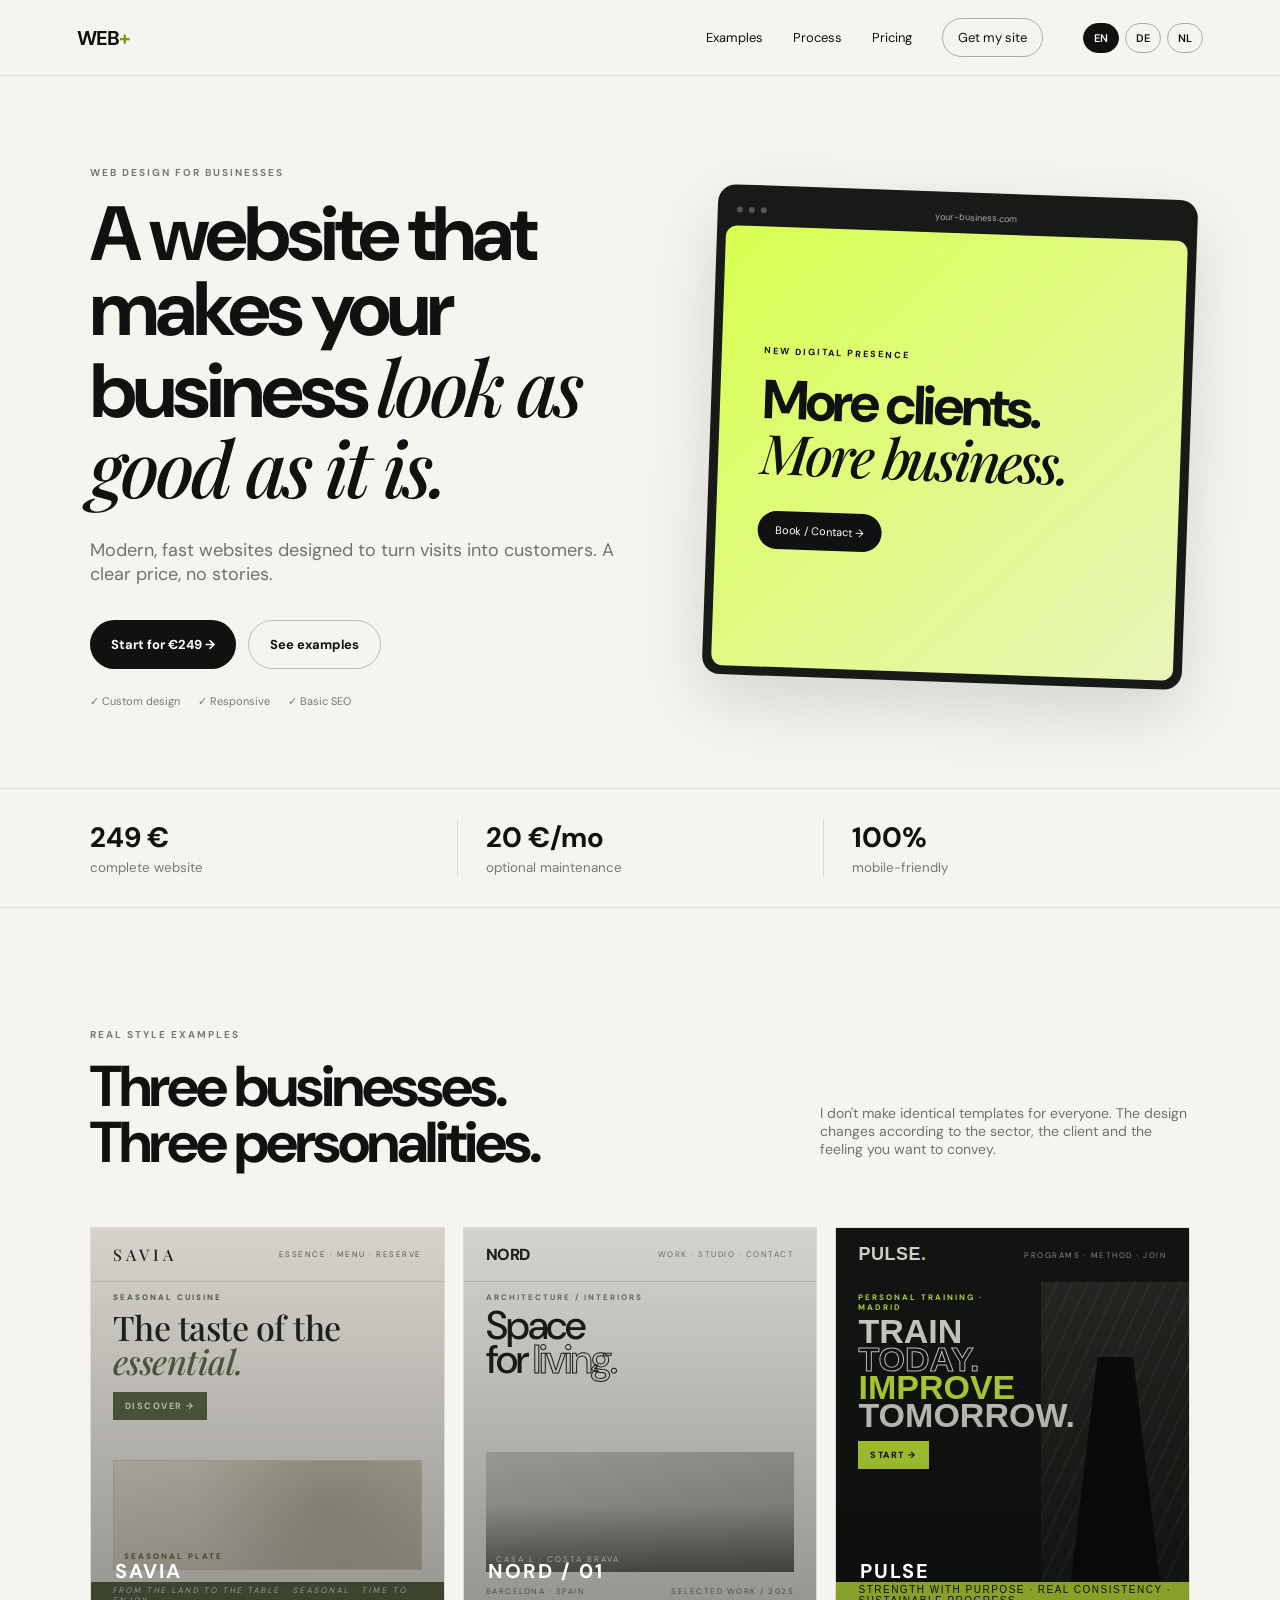
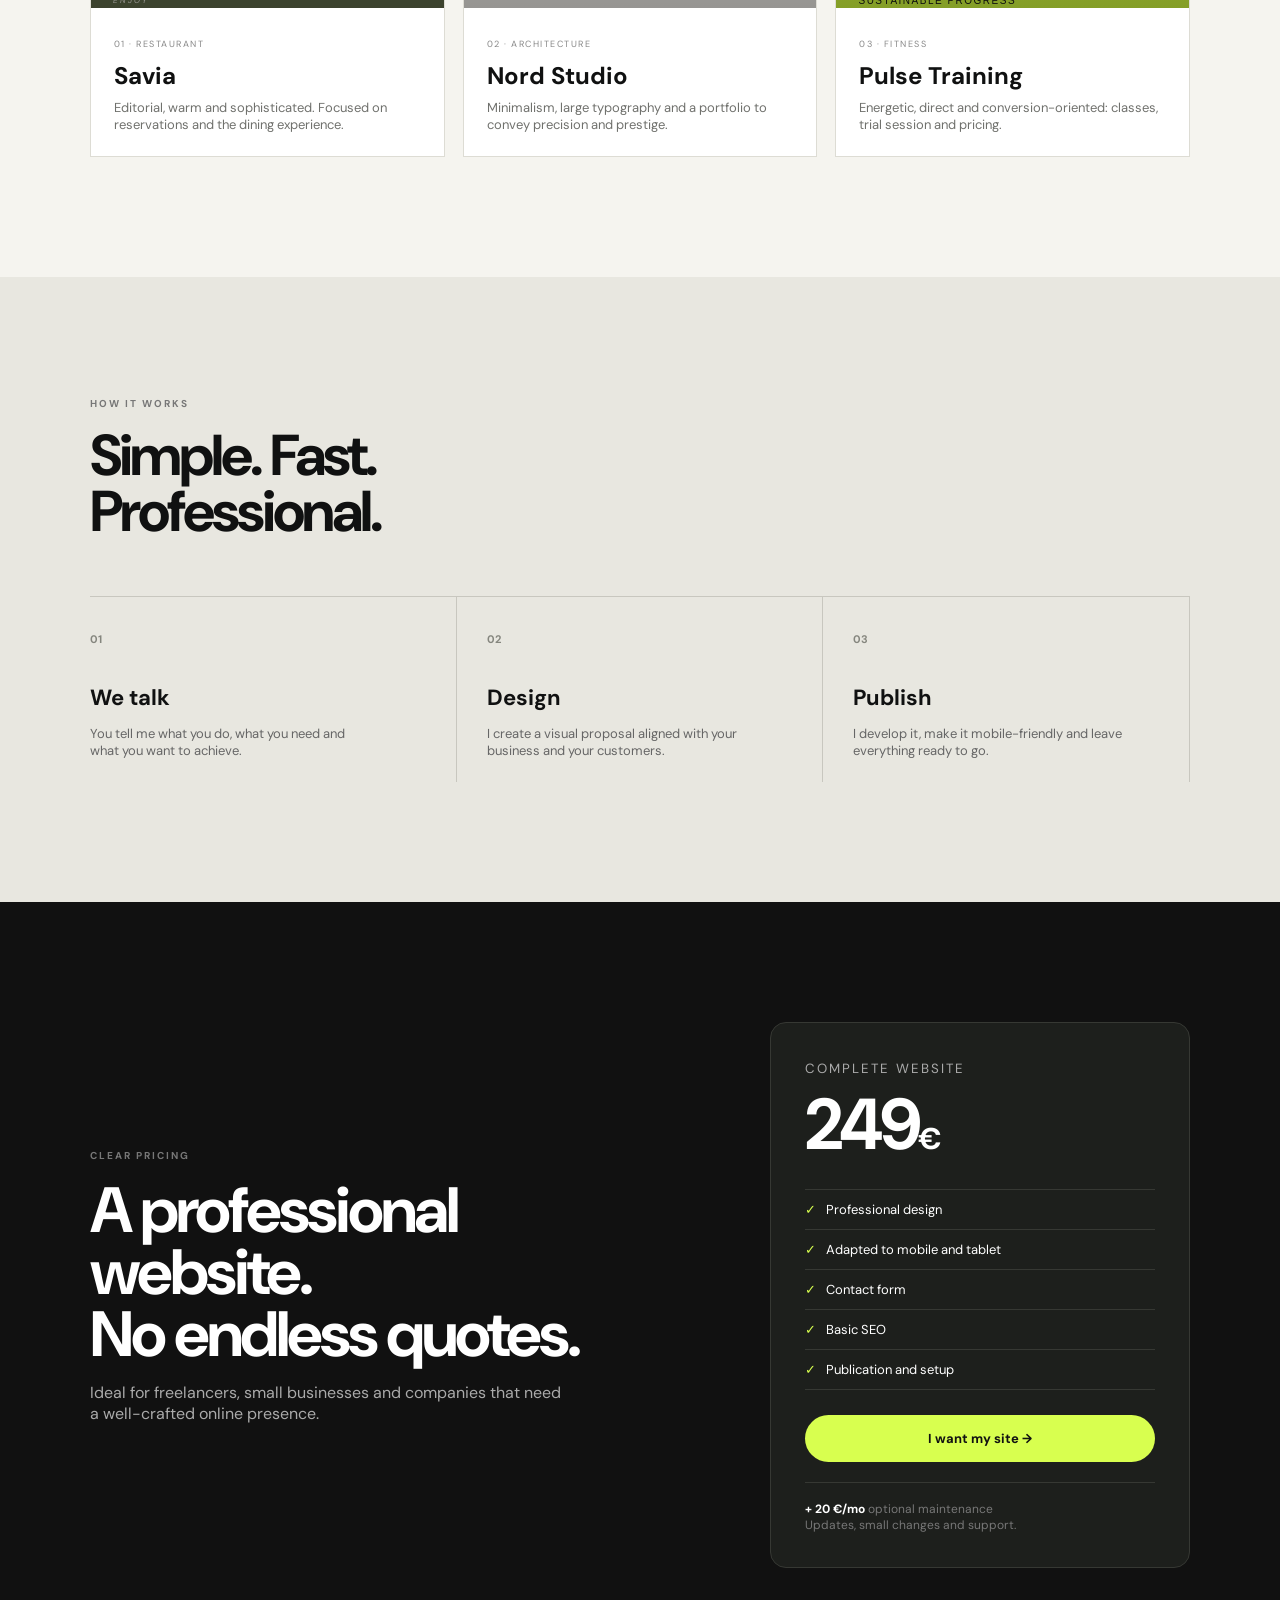
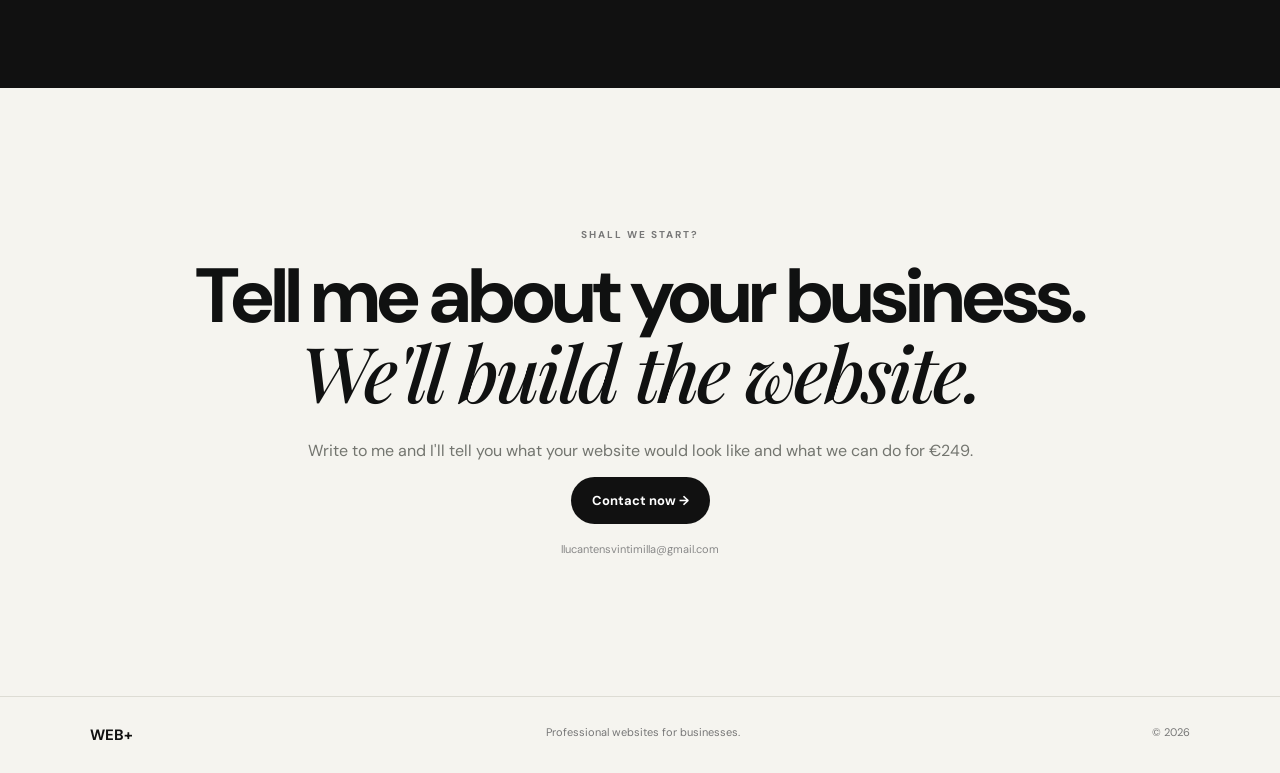
<file: index.html>
<!doctype html>
<html lang="en">
<head>
<meta charset="utf-8"><meta name="viewport" content="width=device-width,initial-scale=1">
<meta name="description" content="Professional websites from €249. Design, development and optional maintenance.">
<title>WEB+ — Professional websites from €249</title>
<style>
/* ===== CSS original de assets/styles.css (incrustado para que funcione en local) ===== */
@import url('https://fonts.googleapis.com/css2?family=DM+Sans:wght@400;500;600;700&family=Playfair+Display:ital,wght@0,500;1,500&display=swap');
:root{--ink:#101111;--muted:#70726d;--paper:#f5f4ef;--line:#dddcd4;--lime:#d8ff4f}
*{box-sizing:border-box}
html{scroll-behavior:smooth}
body{margin:0;background:var(--paper);color:var(--ink);font-family:"DM Sans",sans-serif}
a{color:inherit;text-decoration:none}
.nav{height:76px;padding:0 6vw;border-bottom:1px solid var(--line);display:flex;align-items:center;justify-content:space-between;position:sticky;top:0;z-index:10;background:#f5f4efdf;backdrop-filter:blur(14px)}
.brand{font-weight:700;font-size:20px;letter-spacing:-1px}
.brand span{color:#809800}
.nav-links{display:flex;gap:30px;align-items:center;font-size:13px}
.nav-links a:hover{opacity:.55}
.nav-cta{border:1px solid #aaa;padding:10px 15px;border-radius:30px}
.menu-toggle{display:none;background:none;border:0;font-size:22px}
.hero{min-height:700px;padding:90px 7vw 80px;display:grid;grid-template-columns:1.05fr .95fr;gap:7vw;align-items:center}
.eyebrow{font-size:10px;letter-spacing:2px;font-weight:700;color:#777;margin:0 0 18px}
.hero h1{font-size:clamp(48px,6vw,85px);line-height:.98;letter-spacing:-4px;margin:0 0 28px}
.hero h1 em,.contact em{font-family:"Playfair Display",serif;font-weight:500}
.lead{max-width:600px;color:var(--muted);font-size:18px}
.actions{display:flex;gap:12px;margin:34px 0 25px}
.button{display:inline-flex;padding:15px 21px;border-radius:99px;font-size:13px;font-weight:700;align-items:center;justify-content:center}
.primary{background:#111;color:white}
.ghost{border:1px solid #bbb}
.checks{display:flex;gap:18px;flex-wrap:wrap;font-size:11px;color:#777}
.hero-browser{background:#181a17;border-radius:18px;padding:9px;box-shadow:0 25px 70px #0002;transform:rotate(2deg)}
.browser-top{height:32px;color:#aaa;font-size:9px;display:flex;gap:6px;align-items:center;padding:0 10px}
.browser-top i{width:6px;height:6px;background:#555;border-radius:50%}
.browser-top span{margin:auto}
.browser-screen{min-height:440px;border-radius:11px;background:linear-gradient(135deg,#d8ff4f,#e9f5ba);padding:42px;display:flex;flex-direction:column;justify-content:center}
.browser-screen small{font-size:9px;letter-spacing:2px;font-weight:700}
.browser-screen h2{font-size:55px;line-height:.94;letter-spacing:-3px;margin:18px 0 28px}
.browser-screen strong{font-family:"Playfair Display";font-style:italic;font-weight:500}
.browser-screen a{background:#111;color:white;width:max-content;border-radius:30px;padding:12px 17px;font-size:11px}
.stats{border-block:1px solid var(--line);display:grid;grid-template-columns:repeat(3,1fr);padding:30px 7vw}
.stats div{border-left:1px solid var(--line);padding-left:28px}
.stats div:first-child{border:0;padding-left:0}
.stats b{display:block;font-size:28px}
.stats small{color:#777}
.section{padding:120px 7vw}
.section-head{display:flex;justify-content:space-between;gap:50px;align-items:end;margin-bottom:55px}
.section h2{font-size:clamp(38px,4.5vw,64px);line-height:.98;letter-spacing:-3px;margin:0}
.section-head>p{max-width:370px;color:var(--muted);font-size:14px}
.showcase{display:grid;grid-template-columns:repeat(3,1fr);gap:18px}
.example-card{background:#fff;border:1px solid var(--line);transition:transform .3s,box-shadow .3s}
.example-card:hover{transform:translateY(-7px);box-shadow:0 20px 50px #0001}
.example-image{height:380px;background-size:cover;background-position:center;position:relative;overflow:hidden}
.overlay{position:absolute;inset:0;background:linear-gradient(180deg,#0004,#0009)}
.visit{position:absolute;top:20px;right:20px;border:1px solid #fff8;color:#fff;border-radius:99px;padding:8px 12px;font-size:10px;opacity:0;transform:translateY(-5px);transition:.3s}
.example-card:hover .visit{opacity:1;transform:none}
.example-brand{position:absolute;left:24px;bottom:24px;color:#fff;font-weight:700;letter-spacing:2px;font-size:20px}
.example-text{padding:23px}
.example-text>span{font-size:9px;letter-spacing:1.5px;color:#888}
.example-text h3{font-size:24px;margin:8px 0}
.example-text p{font-size:13px;color:#70716d;margin:0}
.process{background:#e8e7e0}
.steps{display:grid;grid-template-columns:repeat(3,1fr);border-top:1px solid #c8c7bf}
.steps>div{padding:30px 30px 10px 0;border-right:1px solid #c8c7bf}
.steps>div+div{padding-left:30px}
.steps b{font-size:11px;color:#85867e}
.steps h3{font-size:22px;margin:35px 0 8px}
.steps p{font-size:13px;color:#666;max-width:270px}
.pricing{padding:120px 7vw;display:grid;grid-template-columns:1fr 420px;gap:10vw;align-items:center;background:#111;color:white}
.pricing h2{font-size:clamp(40px,5vw,68px);line-height:.97;letter-spacing:-3px;margin:0}
.pricing>div>p:last-child{color:#aaa;max-width:480px}
.price-box{background:#1d1f1c;border:1px solid #363833;border-radius:16px;padding:34px}
.price-box>small{letter-spacing:2px;color:#aaa}
.price{font-size:72px;font-weight:700;letter-spacing:-4px}
.price span{font-size:30px}
.price-box ul{padding:0;list-style:none;border-top:1px solid #363833;margin:18px 0 25px}
.price-box li{padding:11px 0;border-bottom:1px solid #363833;font-size:13px}
.price-box li:before{content:"✓";color:var(--lime);margin-right:10px}
.lime{background:var(--lime);color:#111;width:100%}
.maintenance{border-top:1px solid #363833;margin-top:20px;padding-top:18px;color:#aaa;font-size:12px}
.maintenance b{color:white}
.maintenance span{color:#777}
.contact{text-align:center;padding:140px 7vw}
.contact h2{font-size:clamp(40px,6vw,78px);line-height:.98;letter-spacing:-3px;margin:0 auto 25px}
.contact p:not(.eyebrow){color:#73756f}
.contact small{display:block;color:#888;margin-top:18px;font-size:11px}
footer{border-top:1px solid var(--line);padding:28px 7vw;display:flex;justify-content:space-between;color:#777;font-size:11px}
footer b{color:#111;font-size:15px}
.reveal{opacity:0;transform:translateY(24px);transition:opacity .7s ease,transform .7s ease}
.reveal.visible{opacity:1;transform:none}
@media(max-width:850px){.nav-links{display:none;position:absolute;top:76px;left:0;right:0;background:var(--paper);padding:20px 6vw;border-bottom:1px solid var(--line);flex-direction:column;align-items:flex-start}.nav-links.open{display:flex}.menu-toggle{display:block}.hero{grid-template-columns:1fr;padding-top:60px}.hero-browser{max-width:600px;width:100%;margin:auto}.stats{grid-template-columns:1fr;gap:18px}.stats div,.stats div:first-child{border:0;padding:0}.section{padding:80px 6vw}.section-head{display:block}.section-head>p{margin-top:25px}.showcase{grid-template-columns:1fr}.example-image{height:340px}.steps{grid-template-columns:1fr}.steps>div,.steps>div+div{padding:25px 0;border-right:0;border-bottom:1px solid #c8c7bf}.steps h3{margin-top:18px}.pricing{grid-template-columns:1fr;padding:80px 6vw}.price-box{max-width:520px}.contact{padding:90px 6vw}footer{flex-wrap:wrap;gap:14px}}
@media(max-width:480px){.hero{padding-inline:5vw}.hero h1{font-size:47px;letter-spacing:-2.5px}.actions{flex-direction:column}.browser-screen{min-height:330px;padding:30px}.browser-screen h2{font-size:42px}.stats{padding:25px 5vw}.pricing h2{letter-spacing:-2px}}

/* ===== Recreaciones de SAVIA / NORD / PULSE dentro de .example-image ===== */
.example-image{position:relative;overflow:hidden}
.mock{position:absolute;inset:0;overflow:hidden;font-family:"DM Sans",Arial,sans-serif;z-index:0}
.mock *{box-sizing:border-box}
.example-image .overlay{z-index:2;background:linear-gradient(180deg,rgba(0,0,0,.12),rgba(0,0,0,.38)) !important;pointer-events:none}
.example-image .visit,.example-image .example-brand{z-index:3}

/* SAVIA */
.mock-savia{background:#f3f0e8;color:#242820}
.mock-savia .m-bar{position:absolute;top:0;left:0;right:0;height:54px;display:flex;align-items:center;justify-content:space-between;padding:0 22px;border-bottom:1px solid #ddd6c6}
.mock-savia .m-bar b{font-family:"Playfair Display",Georgia,serif;font-size:16px;letter-spacing:4px;font-weight:500}
.mock-savia .m-bar span{font-size:8px;letter-spacing:1.5px;color:#606b4a;text-transform:uppercase}
.mock-savia .m-hero{position:absolute;top:64px;left:22px;right:22px}
.mock-savia .m-hero small{display:block;font-size:8px;letter-spacing:2px;color:#606b4a;font-weight:700;margin-bottom:8px}
.mock-savia .m-hero h3{font-family:"Playfair Display",Georgia,serif;font-weight:500;font-size:34px;line-height:1;letter-spacing:-.5px;margin:0}
.mock-savia .m-hero h3 em{color:#606b4a}
.mock-savia .m-hero .m-btn{display:inline-block;margin-top:14px;background:#606b4a;color:#f3f0e8;font-size:9px;letter-spacing:1.5px;padding:8px 12px;text-transform:uppercase;font-weight:700}
.mock-savia .m-img{position:absolute;left:22px;right:22px;bottom:38px;height:110px;background:linear-gradient(135deg,#e6e1d3,#cfc9b8);border:1px solid #d5d0c0;overflow:hidden}
.mock-savia .m-img:before{content:"";position:absolute;inset:0;background:radial-gradient(circle at 70% 40%,rgba(96,107,74,.25),transparent 60%)}
.mock-savia .m-img:after{content:"SEASONAL PLATE";position:absolute;left:10px;bottom:8px;font-size:8px;letter-spacing:2px;color:#606b4a;font-weight:700}
.mock-savia .m-ticker{position:absolute;left:0;right:0;bottom:0;height:26px;background:#606b4a;color:#f3f0e8;display:flex;align-items:center;padding-left:22px;font-size:8px;letter-spacing:2px;font-style:italic}

/* NORD */
.mock-nord{background:#f2f0eb;color:#20211f}
.mock-nord .m-bar{position:absolute;top:0;left:0;right:0;height:54px;display:flex;align-items:center;justify-content:space-between;padding:0 22px;border-bottom:1px solid #d5d3cc}
.mock-nord .m-bar b{font-size:16px;font-weight:800;letter-spacing:-.5px}
.mock-nord .m-bar span{font-size:8px;letter-spacing:1.5px;color:#777870;text-transform:uppercase}
.mock-nord .m-hero{position:absolute;top:64px;left:22px;right:22px}
.mock-nord .m-hero small{display:block;font-size:8px;letter-spacing:2px;color:#777870;font-weight:700;margin-bottom:6px}
.mock-nord .m-hero h3{font-weight:500;font-size:40px;line-height:.86;letter-spacing:-2px;margin:0}
.mock-nord .m-hero h3 span{-webkit-text-stroke:1px #20211f;color:transparent}
.mock-nord .m-img{position:absolute;left:22px;right:22px;bottom:36px;height:120px;background:linear-gradient(160deg,#d1d0c9,#a9a79e);overflow:hidden}
.mock-nord .m-img:before{content:"";position:absolute;inset:0;background:linear-gradient(0deg,rgba(0,0,0,.4),transparent 55%)}
.mock-nord .m-img:after{content:"CASA L · COSTA BRAVA";position:absolute;left:10px;bottom:8px;color:#fff;font-size:8px;letter-spacing:2px}
.mock-nord .m-cap{position:absolute;left:22px;right:22px;bottom:12px;display:flex;justify-content:space-between;font-size:8px;letter-spacing:1.5px;color:#777870;text-transform:uppercase}

/* PULSE */
.mock-pulse{background:#151715;color:#f0f0e9}
.mock-pulse .m-bar{position:absolute;top:0;left:0;right:0;height:54px;display:flex;align-items:center;justify-content:space-between;padding:0 22px}
.mock-pulse .m-bar b{font-family:Impact,"Barlow Condensed",sans-serif;font-weight:900;font-size:18px;letter-spacing:.5px}
.mock-pulse .m-bar b i{color:#d5ff3f;font-style:normal}
.mock-pulse .m-bar span{font-size:8px;letter-spacing:1.5px;color:#9a9e94;text-transform:uppercase}
.mock-pulse .m-photo{position:absolute;top:54px;right:0;bottom:26px;width:42%;background:linear-gradient(160deg,#2a2d28,#1b1e1a);overflow:hidden}
.mock-pulse .m-photo:before{content:"";position:absolute;inset:0;background:repeating-linear-gradient(115deg,rgba(255,255,255,.05) 0 2px,transparent 2px 14px)}
.mock-pulse .m-photo:after{content:"";position:absolute;left:20%;bottom:0;width:60%;height:75%;background:#0d0e0c;clip-path:polygon(30% 0,70% 0,100% 100%,0 100%)}
.mock-pulse .m-hero{position:absolute;top:64px;left:22px;right:46%;z-index:2}
.mock-pulse .m-hero small{display:block;font-size:8px;letter-spacing:2px;color:#d5ff3f;font-weight:700;margin-bottom:6px}
.mock-pulse .m-hero h3{font-family:Impact,"Barlow Condensed",sans-serif;font-weight:900;font-size:34px;line-height:.82;letter-spacing:0;text-transform:uppercase;margin:0 0 12px;color:#f0f0e9}
.mock-pulse .m-hero h3 span{-webkit-text-stroke:1px #f0f0e9;color:transparent}
.mock-pulse .m-hero h3 em{color:#d5ff3f;font-style:normal}
.mock-pulse .m-hero .m-btn{display:inline-block;background:#d5ff3f;color:#151715;font-size:9px;font-weight:800;letter-spacing:1.5px;padding:8px 12px;text-transform:uppercase}
.mock-pulse .m-ticker{position:absolute;left:0;right:0;bottom:0;height:26px;background:#d5ff3f;color:#151715;display:flex;align-items:center;padding-left:22px;font-family:Impact,"Barlow Condensed",sans-serif;font-size:10px;letter-spacing:1.5px;text-transform:uppercase}

/* Selector de idioma */
.lang-switch{display:flex;gap:6px;margin-left:10px}
.lang-switch button{border:1px solid #aaa;background:transparent;padding:7px 10px;font:inherit;font-size:11px;font-weight:600;cursor:pointer;border-radius:20px;color:inherit}
.lang-switch button.active,.lang-switch button:hover{background:#111;color:#fff;border-color:#111}
@media(max-width:850px){.lang-switch{margin-left:0;margin-top:10px}}
</style>
</head>
<body>
<header class="nav">
  <a class="brand" href="#inicio">WEB<span>+</span></a>
  <button class="menu-toggle" aria-label="Open menu">☰</button>
  <nav class="nav-links">
    <a href="#ejemplos" data-i18n="nav.examples">Examples</a>
    <a href="#proceso" data-i18n="nav.process">Process</a>
    <a href="#precio" data-i18n="nav.price">Pricing</a>
    <a class="nav-cta" href="#contacto" data-i18n="nav.cta">Get my site</a>
    <div class="lang-switch" role="group" aria-label="Language">
      <button data-lang="en" class="active">EN</button>
      <button data-lang="de">DE</button>
      <button data-lang="nl">NL</button>
    </div>
  </nav>
</header>

<main>
<section class="hero reveal" id="inicio">
  <div class="hero-copy">
    <p class="eyebrow" data-i18n="hero.eyebrow">WEB DESIGN FOR BUSINESSES</p>
    <h1 data-i18n="hero.title">A website that makes your business <em>look as good as it is.</em></h1>
    <p class="lead" data-i18n="hero.lead">Modern, fast websites designed to turn visits into customers. A clear price, no stories.</p>
    <div class="actions">
      <a class="button primary" href="#contacto" data-i18n="hero.cta1">Start for €249 →</a>
      <a class="button ghost" href="#ejemplos" data-i18n="hero.cta2">See examples</a>
    </div>
    <div class="checks">
      <span data-i18n="hero.check1">✓ Custom design</span>
      <span data-i18n="hero.check2">✓ Responsive</span>
      <span data-i18n="hero.check3">✓ Basic SEO</span>
    </div>
  </div>
  <div class="hero-browser">
    <div class="browser-top"><i></i><i></i><i></i><span>your-business.com</span></div>
    <div class="browser-screen">
      <small data-i18n="mock.eyebrow">NEW DIGITAL PRESENCE</small>
      <h2 data-i18n="mock.title">More clients.<br><strong>More business.</strong></h2>
      <a href="#contacto" data-i18n="mock.cta">Book / Contact →</a>
    </div>
  </div>
</section>

<section class="stats reveal">
  <div><b>249 €</b><small data-i18n="stats.1">complete website</small></div>
  <div><b>20 €/mo</b><small data-i18n="stats.2">optional maintenance</small></div>
  <div><b>100%</b><small data-i18n="stats.3">mobile-friendly</small></div>
</section>

<section class="section" id="ejemplos">
  <div class="section-head reveal">
    <div>
      <p class="eyebrow" data-i18n="examples.eyebrow">REAL STYLE EXAMPLES</p>
      <h2 data-i18n="examples.title">Three businesses.<br>Three personalities.</h2>
    </div>
    <p data-i18n="examples.desc">I don't make identical templates for everyone. The design changes according to the sector, the client and the feeling you want to convey.</p>
  </div>
  <div class="showcase">

    <a class="example-card restaurant reveal" href="examples/savia.html">
      <div class="example-image">
        <div class="mock mock-savia">
          <div class="m-bar"><b>SAVIA</b><span>ESSENCE · MENU · RESERVE</span></div>
          <div class="m-hero">
            <small>SEASONAL CUISINE</small>
            <h3>The taste of the <em>essential.</em></h3>
            <span class="m-btn">Discover →</span>
          </div>
          <div class="m-img"></div>
          <div class="m-ticker">FROM THE LAND TO THE TABLE · SEASONAL · TIME TO ENJOY</div>
        </div>
        <div class="overlay"></div>
        <span class="visit" data-i18n="examples.open">Open project ↗</span>
        <div class="example-brand">SAVIA</div>
      </div>
      <div class="example-text">
        <span data-i18n="examples.1.tag">01 · RESTAURANT</span>
        <h3>Savia</h3>
        <p data-i18n="examples.1.desc">Editorial, warm and sophisticated. Focused on reservations and the dining experience.</p>
      </div>
    </a>

    <a class="example-card architecture reveal" href="examples/nord.html">
      <div class="example-image">
        <div class="mock mock-nord">
          <div class="m-bar"><b>NORD</b><span>WORK · STUDIO · CONTACT</span></div>
          <div class="m-hero">
            <small>ARCHITECTURE / INTERIORS</small>
            <h3>Space<br>for <span>living.</span></h3>
          </div>
          <div class="m-img"></div>
          <div class="m-cap"><span>BARCELONA · SPAIN</span><span>SELECTED WORK / 2025</span></div>
        </div>
        <div class="overlay"></div>
        <span class="visit" data-i18n="examples.open">Open project ↗</span>
        <div class="example-brand">NORD / 01</div>
      </div>
      <div class="example-text">
        <span data-i18n="examples.2.tag">02 · ARCHITECTURE</span>
        <h3>Nord Studio</h3>
        <p data-i18n="examples.2.desc">Minimalism, large typography and a portfolio to convey precision and prestige.</p>
      </div>
    </a>

    <a class="example-card fitness reveal" href="examples/pulse.html">
      <div class="example-image">
        <div class="mock mock-pulse">
          <div class="m-bar"><b>PULSE<i>.</i></b><span>PROGRAMS · METHOD · JOIN</span></div>
          <div class="m-photo"></div>
          <div class="m-hero">
            <small>PERSONAL TRAINING · MADRID</small>
            <h3>Train<br><span>today.</span><br><em>Improve</em> tomorrow.</h3>
            <span class="m-btn">Start →</span>
          </div>
          <div class="m-ticker">STRENGTH WITH PURPOSE · REAL CONSISTENCY · SUSTAINABLE PROGRESS</div>
        </div>
        <div class="overlay"></div>
        <span class="visit" data-i18n="examples.open">Open project ↗</span>
        <div class="example-brand">PULSE</div>
      </div>
      <div class="example-text">
        <span data-i18n="examples.3.tag">03 · FITNESS</span>
        <h3>Pulse Training</h3>
        <p data-i18n="examples.3.desc">Energetic, direct and conversion-oriented: classes, trial session and pricing.</p>
      </div>
    </a>

  </div>
</section>

<section class="process section" id="proceso">
  <div class="section-head reveal">
    <div>
      <p class="eyebrow" data-i18n="process.eyebrow">HOW IT WORKS</p>
      <h2 data-i18n="process.title">Simple. Fast.<br>Professional.</h2>
    </div>
  </div>
  <div class="steps">
    <div class="reveal"><b>01</b><h3 data-i18n="process.1.title">We talk</h3><p data-i18n="process.1.desc">You tell me what you do, what you need and what you want to achieve.</p></div>
    <div class="reveal"><b>02</b><h3 data-i18n="process.2.title">Design</h3><p data-i18n="process.2.desc">I create a visual proposal aligned with your business and your customers.</p></div>
    <div class="reveal"><b>03</b><h3 data-i18n="process.3.title">Publish</h3><p data-i18n="process.3.desc">I develop it, make it mobile-friendly and leave everything ready to go.</p></div>
  </div>
</section>

<section class="pricing" id="precio">
  <div class="reveal">
    <p class="eyebrow" data-i18n="price.eyebrow">CLEAR PRICING</p>
    <h2 data-i18n="price.title">A professional website.<br>No endless quotes.</h2>
    <p data-i18n="price.desc">Ideal for freelancers, small businesses and companies that need a well-crafted online presence.</p>
  </div>
  <div class="price-box reveal">
    <small data-i18n="price.box.label">COMPLETE WEBSITE</small>
    <div class="price">249<span>€</span></div>
    <ul>
      <li data-i18n="price.f1">Professional design</li>
      <li data-i18n="price.f2">Adapted to mobile and tablet</li>
      <li data-i18n="price.f3">Contact form</li>
      <li data-i18n="price.f4">Basic SEO</li>
      <li data-i18n="price.f5">Publication and setup</li>
    </ul>
    <a class="button lime" href="#contacto" data-i18n="price.cta">I want my site →</a>
    <div class="maintenance">
      <b>+ 20 €/mo</b> <span data-i18n="price.maint">optional maintenance</span><br>
      <span data-i18n="price.maintDesc">Updates, small changes and support.</span>
    </div>
  </div>
</section>

<section class="contact reveal" id="contacto">
  <p class="eyebrow" data-i18n="contact.eyebrow">SHALL WE START?</p>
  <h2 data-i18n="contact.title">Tell me about your business.<br><em>We'll build the website.</em></h2>
  <p data-i18n="contact.desc">Write to me and I'll tell you what your website would look like and what we can do for €249.</p>
  <a class="button primary" href="https://mail.google.com/mail/?view=cm&fs=1&to=llucantensvintimilla@gmail.com&su=Website%20for%20%E2%82%AC249" target="_blank" data-i18n="contact.cta">Contact now →</a>
  <small>llucantensvintimilla@gmail.com</small>
</section>
</main>

<footer>
  <b>WEB+</b>
  <span data-i18n="footer.tagline">Professional websites for businesses.</span>
  <span>© <span id="year"></span></span>
</footer>

<script>
/* === Idiomas EN / DE / NL === */
const i18n = {
  en:{
    "nav.examples":"Examples","nav.process":"Process","nav.price":"Pricing","nav.cta":"Get my site",
    "hero.eyebrow":"WEB DESIGN FOR BUSINESSES",
    "hero.title":"A website that makes your business <em>look as good as it is.</em>",
    "hero.lead":"Modern, fast websites designed to turn visits into customers. A clear price, no stories.",
    "hero.cta1":"Start for €249 →","hero.cta2":"See examples",
    "hero.check1":"✓ Custom design","hero.check2":"✓ Responsive","hero.check3":"✓ Basic SEO",
    "mock.eyebrow":"NEW DIGITAL PRESENCE","mock.title":"More clients.<br><strong>More business.</strong>","mock.cta":"Book / Contact →",
    "stats.1":"complete website","stats.2":"optional maintenance","stats.3":"mobile-friendly",
    "examples.eyebrow":"REAL STYLE EXAMPLES","examples.title":"Three businesses.<br>Three personalities.",
    "examples.desc":"I don't make identical templates for everyone. The design changes according to the sector, the client and the feeling you want to convey.",
    "examples.open":"Open project ↗",
    "examples.1.tag":"01 · RESTAURANT","examples.1.desc":"Editorial, warm and sophisticated. Focused on reservations and the dining experience.",
    "examples.2.tag":"02 · ARCHITECTURE","examples.2.desc":"Minimalism, large typography and a portfolio to convey precision and prestige.",
    "examples.3.tag":"03 · FITNESS","examples.3.desc":"Energetic, direct and conversion-oriented: classes, trial session and pricing.",
    "process.eyebrow":"HOW IT WORKS","process.title":"Simple. Fast.<br>Professional.",
    "process.1.title":"We talk","process.1.desc":"You tell me what you do, what you need and what you want to achieve.",
    "process.2.title":"Design","process.2.desc":"I create a visual proposal aligned with your business and your customers.",
    "process.3.title":"Publish","process.3.desc":"I develop it, make it mobile-friendly and leave everything ready to go.",
    "price.eyebrow":"CLEAR PRICING","price.title":"A professional website.<br>No endless quotes.",
    "price.desc":"Ideal for freelancers, small businesses and companies that need a well-crafted online presence.",
    "price.box.label":"COMPLETE WEBSITE","price.f1":"Professional design","price.f2":"Adapted to mobile and tablet",
    "price.f3":"Contact form","price.f4":"Basic SEO","price.f5":"Publication and setup",
    "price.cta":"I want my site →","price.maint":"optional maintenance","price.maintDesc":"Updates, small changes and support.",
    "contact.eyebrow":"SHALL WE START?","contact.title":"Tell me about your business.<br><em>We'll build the website.</em>",
    "contact.desc":"Write to me and I'll tell you what your website would look like and what we can do for €249.",
    "contact.cta":"Contact now →","footer.tagline":"Professional websites for businesses."
  },
  de:{
    "nav.examples":"Beispiele","nav.process":"Ablauf","nav.price":"Preis","nav.cta":"Meine Website",
    "hero.eyebrow":"WEBDESIGN FÜR UNTERNEHMEN",
    "hero.title":"Eine Website, die Ihr Unternehmen <em>so gut zeigt, wie es ist.</em>",
    "hero.lead":"Moderne, schnelle Websites, die Besucher in Kunden verwandeln. Ein klarer Preis, ohne Geschichten.",
    "hero.cta1":"Für 249 € starten →","hero.cta2":"Beispiele ansehen",
    "hero.check1":"✓ Individuelles Design","hero.check2":"✓ Responsive","hero.check3":"✓ Basis-SEO",
    "mock.eyebrow":"NEUE DIGITALE PRÄSENZ","mock.title":"Mehr Kunden.<br><strong>Mehr Geschäft.</strong>","mock.cta":"Buchen / Kontakt →",
    "stats.1":"komplette Website","stats.2":"optionale Wartung","stats.3":"mobilfreundlich",
    "examples.eyebrow":"ECHTE STILBEISPIELE","examples.title":"Drei Unternehmen.<br>Drei Persönlichkeiten.",
    "examples.desc":"Ich erstelle keine identischen Vorlagen für alle. Das Design ändert sich je nach Branche, Kunde und gewünschtem Gefühl.",
    "examples.open":"Projekt öffnen ↗",
    "examples.1.tag":"01 · RESTAURANT","examples.1.desc":"Editorial, warm und elegant. Fokus auf Reservierungen und Genusserlebnis.",
    "examples.2.tag":"02 · ARCHITEKTUR","examples.2.desc":"Minimalismus, große Typografie und ein Portfolio für Präzision und Prestige.",
    "examples.3.tag":"03 · FITNESS","examples.3.desc":"Energisch, direkt und conversionsorientiert: Kurse, Probetraining und Preise.",
    "process.eyebrow":"SO FUNKTIONIERT ES","process.title":"Einfach. Schnell.<br>Professionell.",
    "process.1.title":"Wir sprechen","process.1.desc":"Sie erzählen mir, was Sie tun, was Sie brauchen und was Sie erreichen wollen.",
    "process.2.title":"Design","process.2.desc":"Ich erstelle einen visuellen Vorschlag, der zu Ihrem Unternehmen und Ihren Kunden passt.",
    "process.3.title":"Veröffentlichen","process.3.desc":"Ich entwickle, optimiere für Mobilgeräte und mache alles startklar.",
    "price.eyebrow":"KLARER PREIS","price.title":"Eine professionelle Website.<br>Keine endlosen Angebote.",
    "price.desc":"Ideal für Freiberufler, kleine Unternehmen und Firmen, die eine gepflegte Online-Präsenz brauchen.",
    "price.box.label":"KOMPLETTE WEBSITE","price.f1":"Professionelles Design","price.f2":"Für Handy und Tablet optimiert",
    "price.f3":"Kontaktformular","price.f4":"Basis-SEO","price.f5":"Veröffentlichung und Einrichtung",
    "price.cta":"Ich möchte meine Website →","price.maint":"optionale Wartung","price.maintDesc":"Updates, kleine Änderungen und Support.",
    "contact.eyebrow":"FANGEN WIR AN?","contact.title":"Erzählen Sie mir von Ihrem Unternehmen.<br><em>Die Website machen wir.</em>",
    "contact.desc":"Schreiben Sie mir und ich erzähle Ihnen, wie Ihre Website aussehen könnte und was wir für 249 € tun können.",
    "contact.cta":"Jetzt kontaktieren →","footer.tagline":"Professionelle Websites für Unternehmen."
  },
  nl:{
    "nav.examples":"Voorbeelden","nav.process":"Proces","nav.price":"Prijs","nav.cta":"Mijn website",
    "hero.eyebrow":"WEBDESIGN VOOR BEDRIJVEN",
    "hero.title":"Een website die uw bedrijf <em>zo goed laat zien als het is.</em>",
    "hero.lead":"Moderne, snelle websites die bezoekers omzetten in klanten. Een duidelijke prijs, zonder verhalen.",
    "hero.cta1":"Start voor €249 →","hero.cta2":"Bekijk voorbeelden",
    "hero.check1":"✓ Maatwerk design","hero.check2":"✓ Responsive","hero.check3":"✓ Basis-SEO",
    "mock.eyebrow":"NIEUWE DIGITALE AANWEZIGHEID","mock.title":"Meer klanten.<br><strong>Meer zaken.</strong>","mock.cta":"Boeken / Contact →",
    "stats.1":"complete website","stats.2":"optioneel onderhoud","stats.3":"mobielvriendelijk",
    "examples.eyebrow":"ECHTE STIJLVOORBEELDEN","examples.title":"Drie bedrijven.<br>Drie persoonlijkheden.",
    "examples.desc":"Ik maak geen identieke templates voor iedereen. Het design verandert per sector, klant en gewenste uitstraling.",
    "examples.open":"Project openen ↗",
    "examples.1.tag":"01 · RESTAURANT","examples.1.desc":"Editorial, warm en verfijnd. Gericht op reserveringen en culinaire beleving.",
    "examples.2.tag":"02 · ARCHITECTUUR","examples.2.desc":"Minimalisme, grote typografie en een portfolio voor precisie en prestige.",
    "examples.3.tag":"03 · FITNESS","examples.3.desc":"Energiek, direct en conversiegericht: lessen, proefsessie en tarieven.",
    "process.eyebrow":"ZO WERKT HET","process.title":"Eenvoudig. Snel.<br>Professioneel.",
    "process.1.title":"We praten","process.1.desc":"U vertelt wat u doet, wat u nodig hebt en wat u wilt bereiken.",
    "process.2.title":"Ontwerp","process.2.desc":"Ik maak een visueel voorstel dat past bij uw bedrijf en uw klanten.",
    "process.3.title":"Publiceren","process.3.desc":"Ik ontwikkel, maak mobielvriendelijk en zet alles klaar om te starten.",
    "price.eyebrow":"DUIDELIJKE PRIJS","price.title":"Een professionele website.<br>Geen eindeloze offertes.",
    "price.desc":"Ideaal voor freelancers, kleine bedrijven en ondernemingen die een verzorgde online aanwezigheid nodig hebben.",
    "price.box.label":"COMPLETE WEBSITE","price.f1":"Professioneel design","price.f2":"Aangepast aan mobiel en tablet",
    "price.f3":"Contactformulier","price.f4":"Basis-SEO","price.f5":"Publicatie en installatie",
    "price.cta":"Ik wil mijn website →","price.maint":"optioneel onderhoud","price.maintDesc":"Updates, kleine wijzigingen en support.",
    "contact.eyebrow":"ZULLEN WE BEGINNEN?","contact.title":"Vertel me over uw bedrijf.<br><em>De website maken wij.</em>",
    "contact.desc":"Schrijf me en ik vertel u hoe uw website eruit zou zien en wat we kunnen doen voor €249.",
    "contact.cta":"Nu contact opnemen →","footer.tagline":"Professionele websites voor bedrijven."
  }
};

(function(){
  const detect = () => {
    const s = localStorage.getItem('webplus-lang');
    if (s && i18n[s]) return s;
    const n = (navigator.language || 'en').toLowerCase();
    if (n.startsWith('de')) return 'de';
    if (n.startsWith('nl')) return 'nl';
    return 'en';
  };
  const apply = (lang) => {
    const d = i18n[lang] || i18n.en;
    document.documentElement.lang = lang;
    document.querySelectorAll('[data-i18n]').forEach(el=>{
      const k = el.getAttribute('data-i18n');
      if (d[k] !== undefined) el.innerHTML = d[k];
    });
    document.querySelectorAll('.lang-switch button').forEach(b=>b.classList.toggle('active', b.dataset.lang===lang));
    localStorage.setItem('webplus-lang', lang);
  };
  apply(detect());
  document.querySelectorAll('.lang-switch button').forEach(b=>{
    b.addEventListener('click', ()=>apply(b.dataset.lang));
  });

  /* Menú móvil y año */
  const menuToggle = document.querySelector('.menu-toggle');
  const navLinks = document.querySelector('.nav-links');
  if(menuToggle && navLinks){
    menuToggle.addEventListener('click', ()=>navLinks.classList.toggle('open'));
    navLinks.querySelectorAll('a').forEach(a=>a.addEventListener('click', ()=>navLinks.classList.remove('open')));
  }
  const y = document.getElementById('year');
  if(y) y.textContent = new Date().getFullYear();

  /* Reveal on scroll */
  const reveals = document.querySelectorAll('.reveal');
  if('IntersectionObserver' in window){
    const io = new IntersectionObserver((entries, obs)=>{
      entries.forEach(e=>{ if(e.isIntersecting){ e.target.classList.add('visible'); obs.unobserve(e.target); } });
    }, {threshold:.12, rootMargin:'0px 0px -40px 0px'});
    reveals.forEach(el=>io.observe(el));
  } else {
    reveals.forEach(el=>el.classList.add('visible'));
  }
})();
</script>
</body></html>
</file>
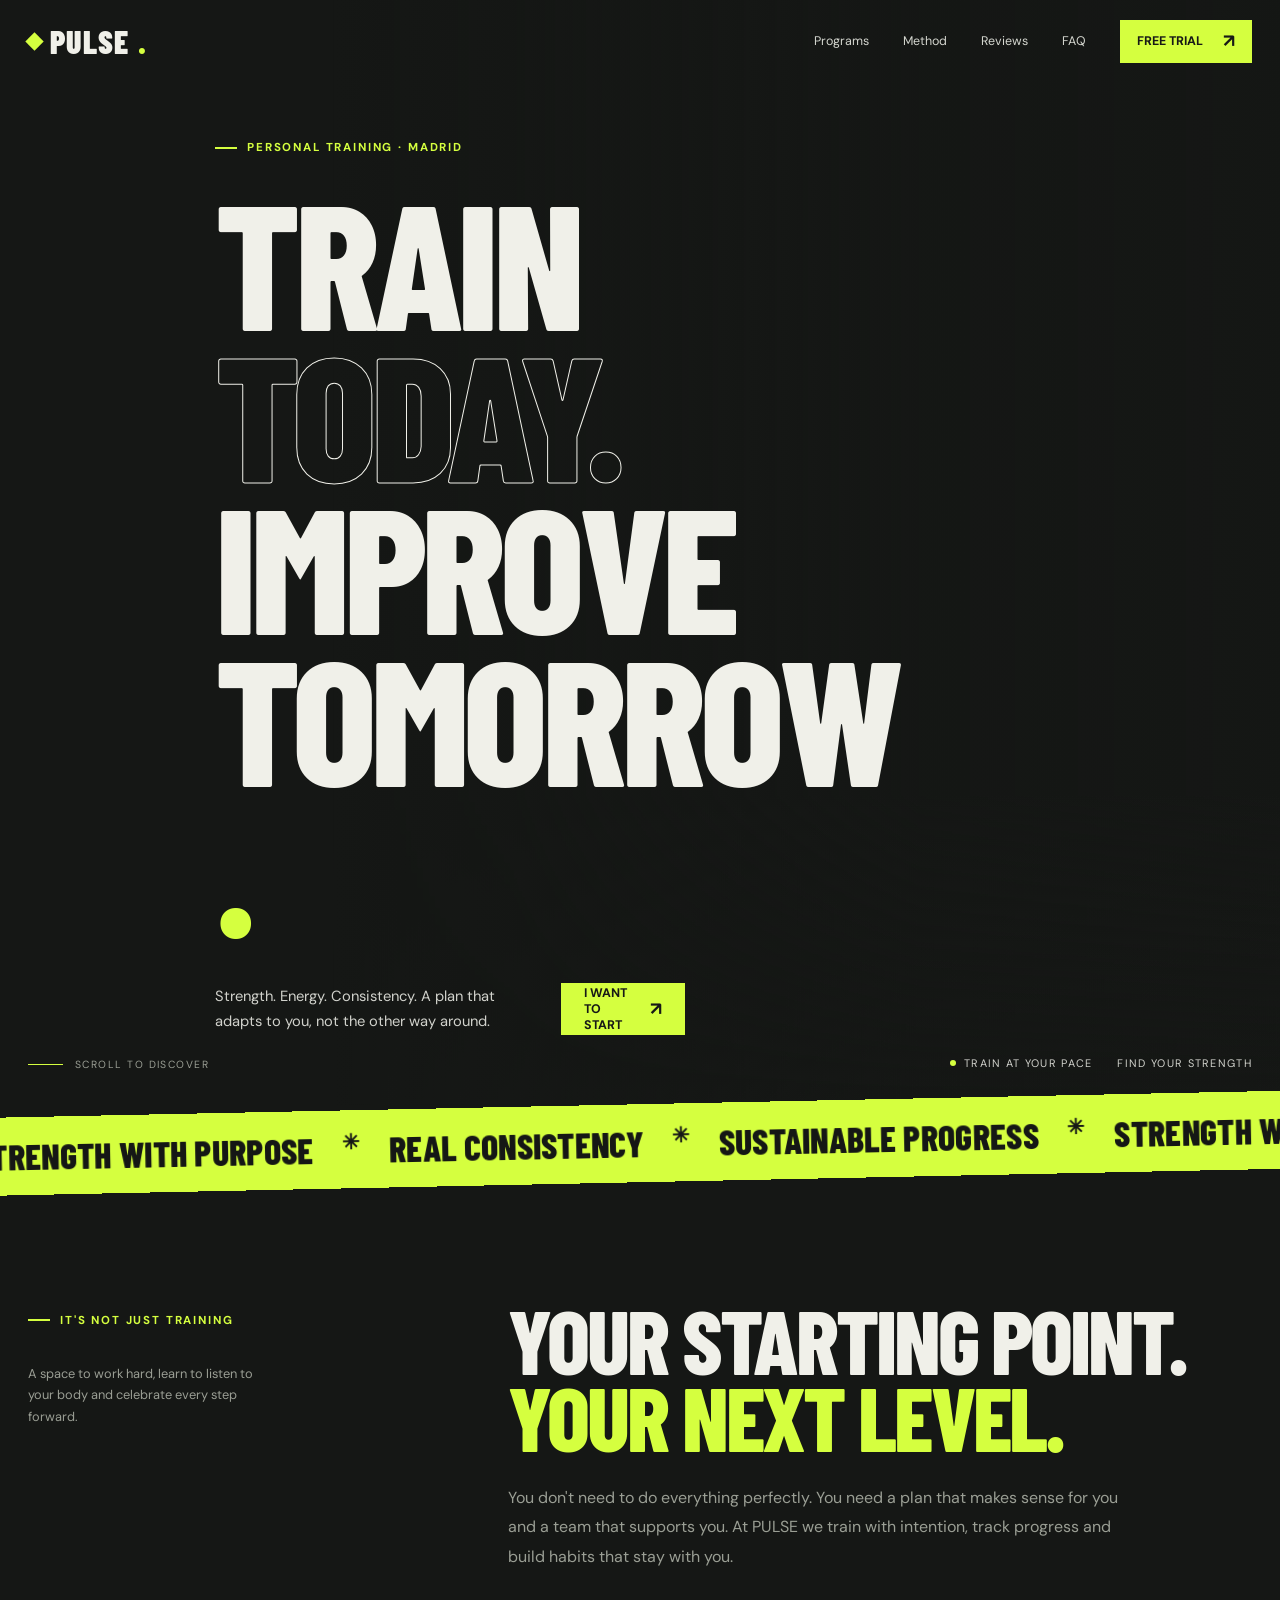
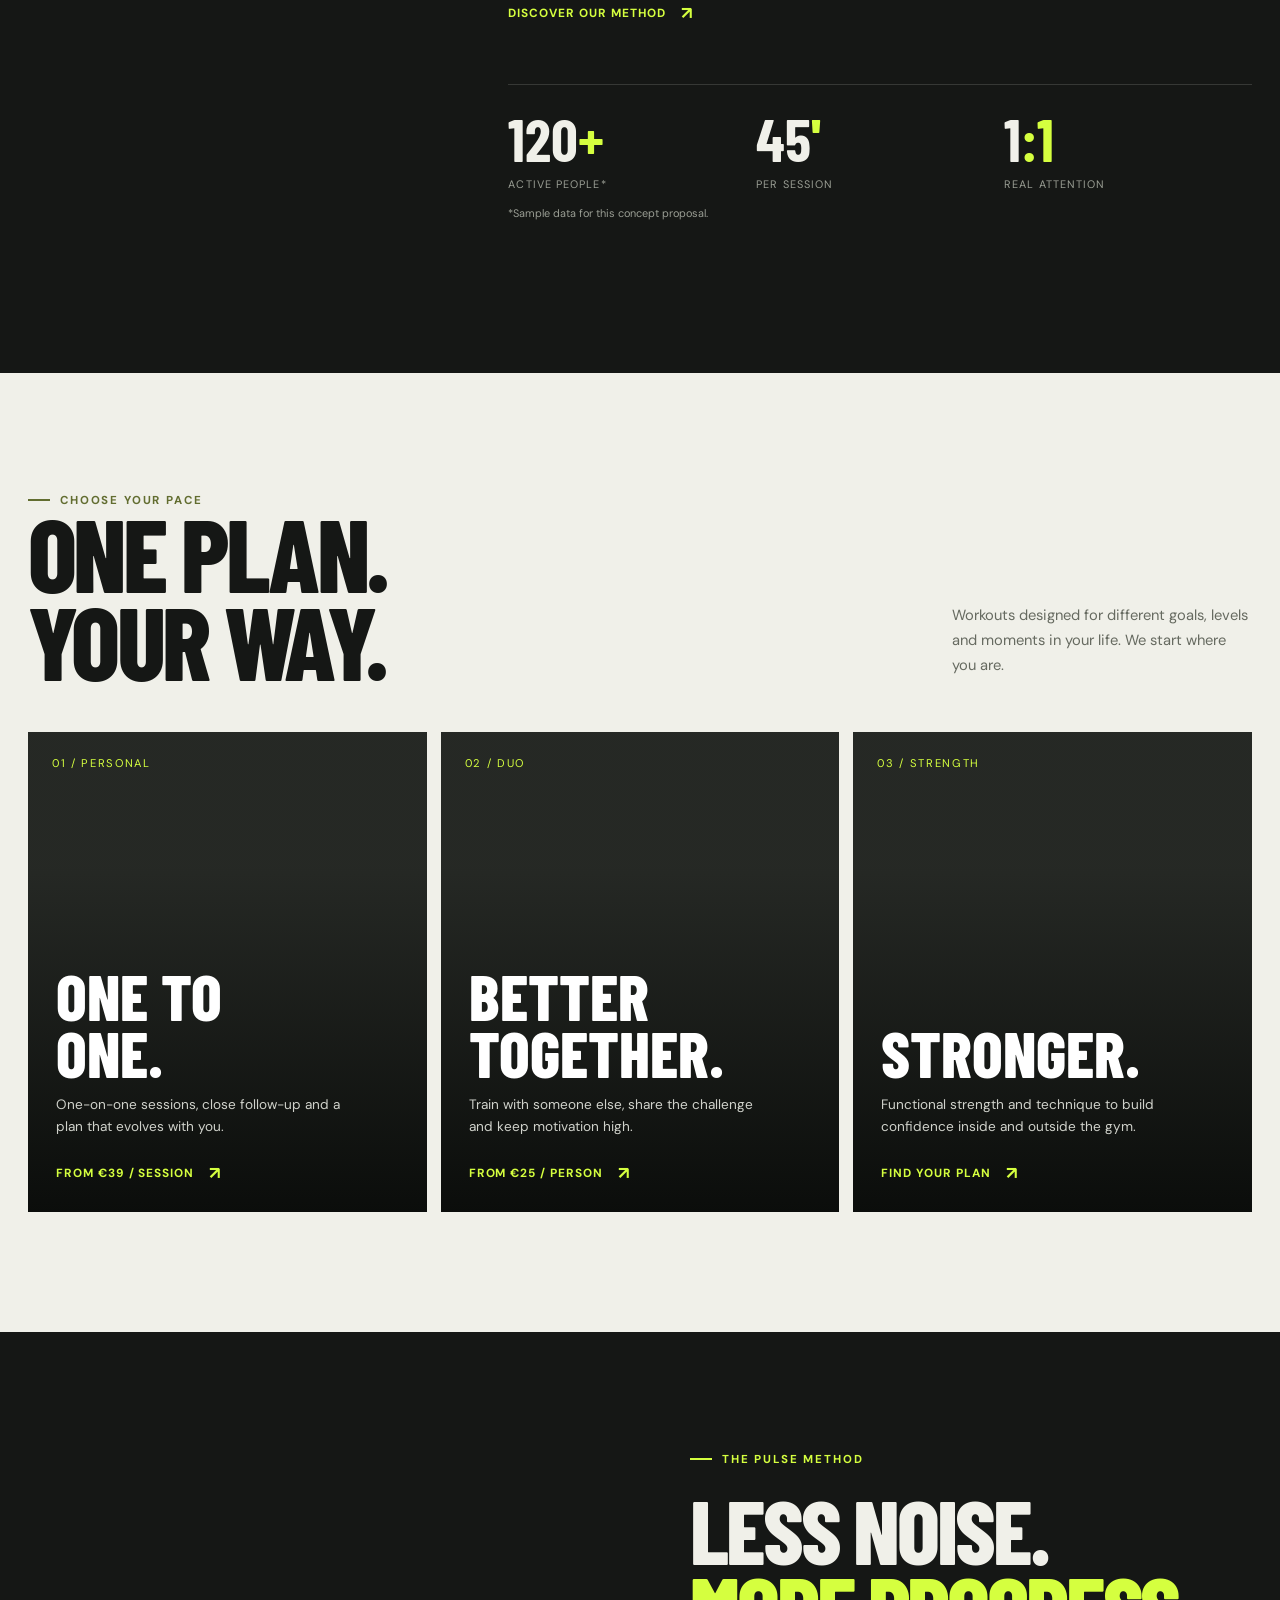
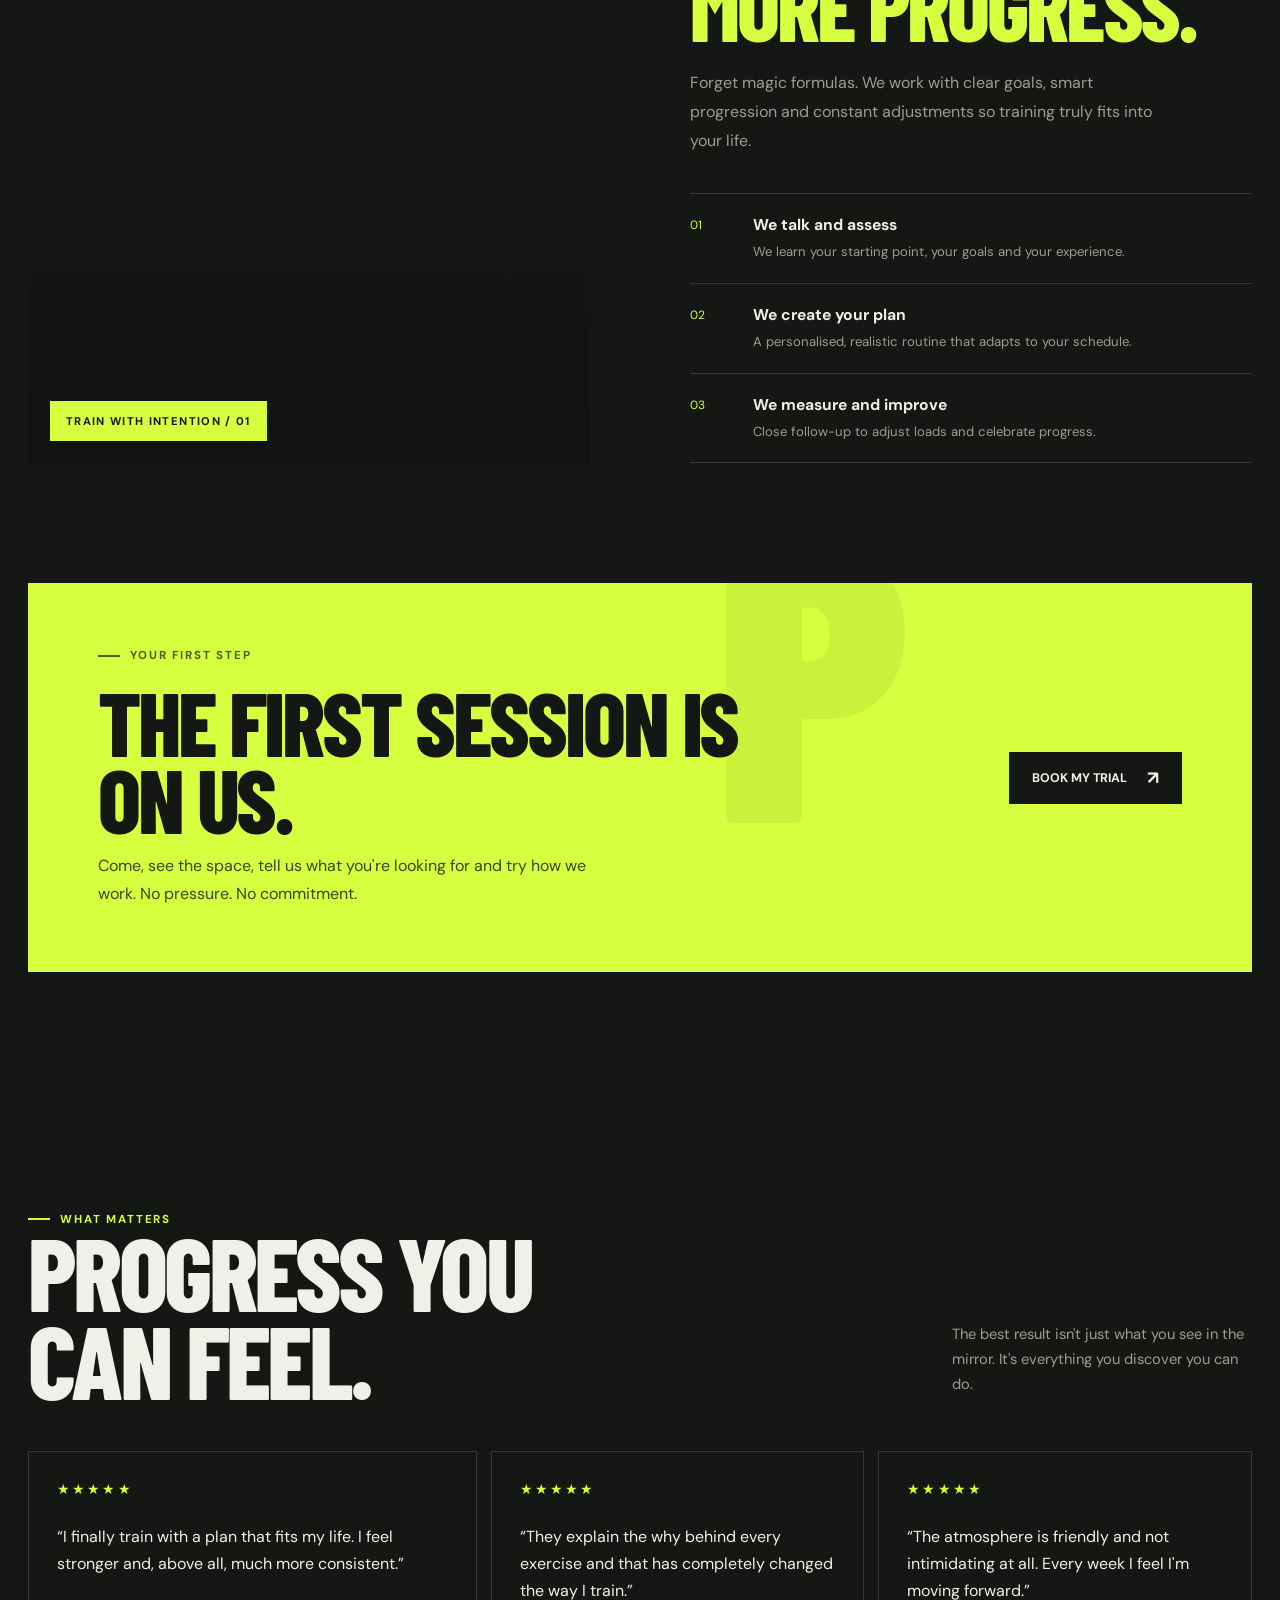
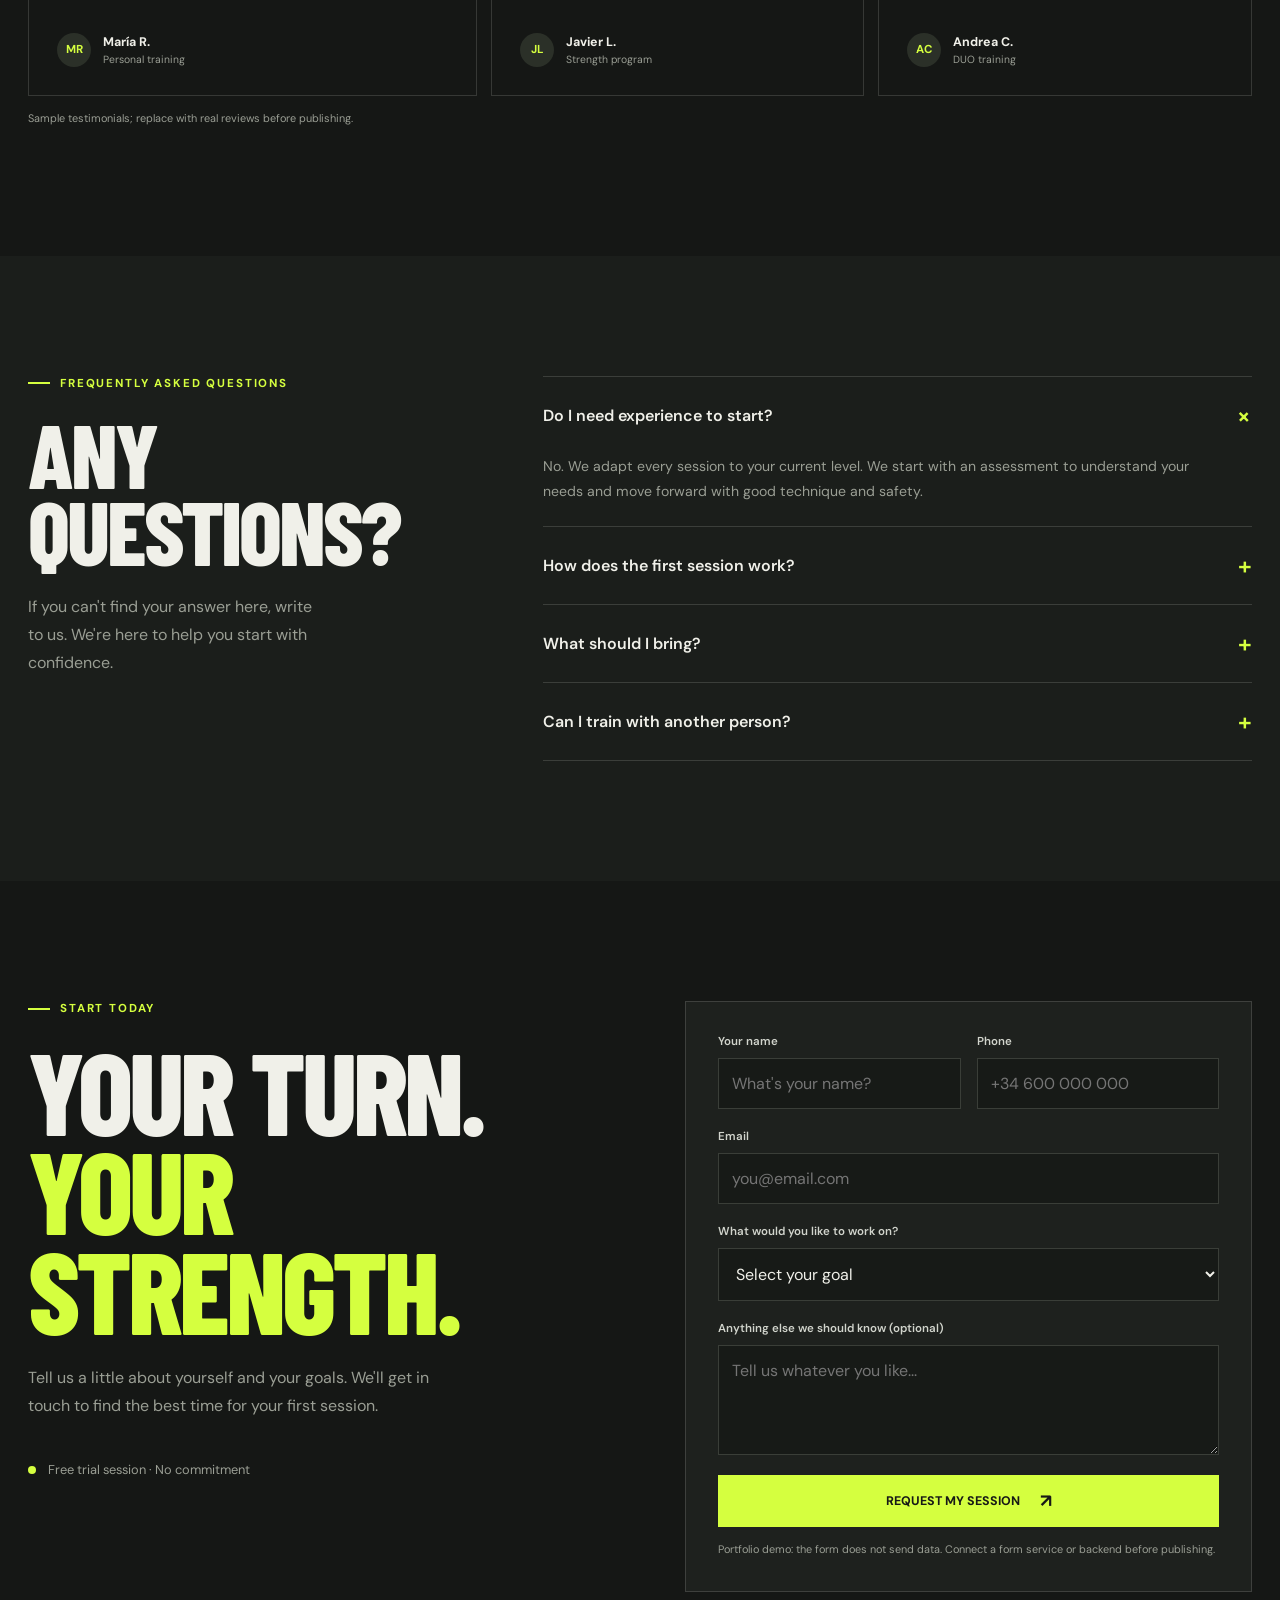
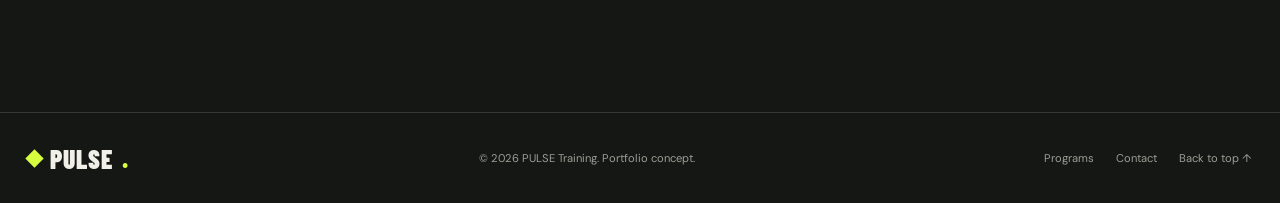
<file: examples/pulse.html>
<!DOCTYPE html>
<html lang="en">
<head>
<meta charset="UTF-8">
<meta name="viewport" content="width=device-width, initial-scale=1.0">
<meta name="theme-color" content="#151715">
<meta name="description" content="PULSE Training. Personal training, strength and consistency with a plan tailored to you.">
<title>PULSE Training — Train today. Improve tomorrow.</title>

<link rel="preconnect" href="https://fonts.googleapis.com">
<link rel="preconnect" href="https://fonts.gstatic.com" crossorigin>
<link href="https://fonts.googleapis.com/css2?family=Barlow+Condensed:wght@500;600;700;800;900&family=DM+Sans:wght@400;500;600;700&display=swap" rel="stylesheet">

<style>
:root {
  --bg: #151715;
  --panel: #1e211e;
  --paper: #f0f0e9;
  --lime: #d5ff3f;
  --muted: #9a9e94;
  --line: rgba(240,240,233,.15);
  --display: 'Barlow Condensed', Impact, sans-serif;
  --body: 'DM Sans', sans-serif;
  --wrap: 1240px;
}

* { box-sizing: border-box; }

html {
  scroll-behavior: smooth;
  scroll-padding-top: 90px;
}

body {
  margin: 0;
  background: var(--bg);
  color: var(--paper);
  font-family: var(--body);
  -webkit-font-smoothing: antialiased;
}

body.menu-open { overflow: hidden; }

a { color: inherit; text-decoration: none; }

button, input, select, textarea { font: inherit; }

button, a { -webkit-tap-highlight-color: transparent; }

::selection {
  background: var(--lime);
  color: var(--bg);
}

.wrap {
  width: min(var(--wrap), calc(100% - 56px));
  margin-inline: auto;
}

.display {
  font-family: var(--display);
  font-weight: 800;
  text-transform: uppercase;
  letter-spacing: -.035em;
  line-height: .86;
  margin: 0;
}

.eyebrow {
  display: flex;
  align-items: center;
  gap: 10px;
  color: var(--lime);
  font-size: .72rem;
  font-weight: 700;
  letter-spacing: .16em;
  text-transform: uppercase;
}

.eyebrow::before {
  content: "";
  width: 22px;
  height: 2px;
  background: currentColor;
}

.muted { color: var(--muted); }

.btn {
  min-height: 52px;
  display: inline-flex;
  align-items: center;
  justify-content: center;
  gap: 20px;
  padding: 0 22px;
  background: var(--lime);
  color: #171916;
  border: 1px solid var(--lime);
  font-size: .78rem;
  font-weight: 700;
  transition: background .25s, color .25s, transform .25s;
  cursor: pointer;
}

.btn:hover {
  background: transparent;
  color: var(--lime);
  transform: translateY(-3px);
}

.btn .arrow {
  font-size: 1.15rem;
  transition: transform .25s;
}

.btn:hover .arrow { transform: translate(3px,-3px); }

.btn-outline {
  background: transparent;
  color: var(--paper);
  border-color: var(--line);
}

.section { padding: 120px 0; }

.section-head {
  display: flex;
  justify-content: space-between;
  align-items: end;
  gap: 32px;
  margin-bottom: 48px;
}

.section-head h2 {
  font-size: clamp(3.5rem,8vw,7.5rem);
  max-width: 720px;
}

.section-head p {
  max-width: 300px;
  margin: 0 0 6px;
  line-height: 1.7;
  color: var(--muted);
  font-size: .92rem;
}

/* NAVIGATION */

.header {
  position: fixed;
  z-index: 50;
  top: 0;
  left: 0;
  width: 100%;
  border-bottom: 1px solid transparent;
  transition: background .3s, border-color .3s;
}

.header.scrolled {
  background: rgba(21,23,21,.91);
  backdrop-filter: blur(16px);
  border-color: var(--line);
}

.nav {
  height: 82px;
  display: flex;
  align-items: center;
  justify-content: space-between;
}

.brand {
  font-family: var(--display);
  font-size: 2rem;
  font-weight: 900;
  letter-spacing: .04em;
  display: flex;
  align-items: center;
  gap: 9px;
}

.brand-mark {
  width: 13px;
  height: 13px;
  background: var(--lime);
  display: inline-block;
  transform: rotate(45deg);
}

.brand span:last-child { color: var(--lime); }

.nav-links {
  display: flex;
  align-items: center;
  gap: 34px;
}

.nav-links > a:not(.btn) {
  font-size: .78rem;
  color: #d4d6cf;
  transition: color .2s;
}

.nav-links > a:not(.btn):hover { color: var(--lime); }

.nav .btn {
  min-height: 43px;
  padding: 0 16px;
}

.menu-toggle {
  display: none;
  border: 0;
  background: none;
  color: var(--paper);
  font-size: 1.6rem;
  padding: 8px;
  cursor: pointer;
}

/* HERO */

.hero {
  min-height: min(900px,100svh);
  position: relative;
  isolation: isolate;
  display: flex;
  align-items: center;
  overflow: hidden;
  padding: 140px 0 70px;
}

.hero-image {
  position: absolute;
  z-index: -2;
  inset: 0 0 0 26%;
  background-image:
    linear-gradient(90deg,var(--bg) 0%,rgba(21,23,21,.88) 19%,rgba(21,23,21,.26) 62%,rgba(21,23,21,.1) 100%),
    linear-gradient(0deg,var(--bg) 0%,transparent 28%),
    url('https://images.unsplash.com/photo-1534438327276-14e5300c3a48?auto=format&fit=crop&w=2000&q=90');
  background-size: cover;
  background-position: center 42%;
  transform: scale(1.06);
  animation: heroReveal 1.5s cubic-bezier(.2,.7,.2,1) forwards;
}

.hero-content { max-width: 850px; }

.hero .eyebrow { margin-bottom: 30px; }

.hero h1 {
  font-size: clamp(5.5rem,13.8vw,13.4rem);
  max-width: 1000px;
}

.hero h1 span { display: block; }

.hero h1 .outline {
  -webkit-text-stroke: 1px var(--paper);
  color: transparent;
}

.hero-bottom {
  display: flex;
  align-items: center;
  gap: 26px;
  margin-top: 38px;
  max-width: 470px;
}

.hero-bottom p {
  color: #d1d2cc;
  font-size: .92rem;
  line-height: 1.65;
  margin: 0;
}

.hero-meta {
  position: absolute;
  bottom: 35px;
  right: max(28px,calc((100vw - var(--wrap))/2));
  display: flex;
  gap: 25px;
  font-size: .68rem;
  letter-spacing: .12em;
  text-transform: uppercase;
  color: #d1d2cc;
}

.hero-meta span {
  display: flex;
  align-items: center;
  gap: 8px;
}

.hero-meta i {
  width: 6px;
  height: 6px;
  border-radius: 50%;
  background: var(--lime);
}

.scroll-cue {
  position: absolute;
  left: max(28px,calc((100vw - var(--wrap))/2));
  bottom: 34px;
  display: flex;
  align-items: center;
  gap: 12px;
  color: var(--muted);
  font-size: .65rem;
  letter-spacing: .14em;
  text-transform: uppercase;
}

.scroll-cue::before {
  content: "";
  width: 35px;
  height: 1px;
  background: var(--lime);
}

/* TICKER */

.ticker {
  overflow: hidden;
  background: var(--lime);
  color: var(--bg);
  padding: 17px 0;
  transform: rotate(-1.2deg) scale(1.02);
  width: 102%;
  margin-left: -1%;
  position: relative;
  z-index: 2;
}

.ticker-track {
  display: flex;
  width: max-content;
  animation: marquee 28s linear infinite;
}

.ticker span {
  font-family: var(--display);
  font-size: 2.2rem;
  font-weight: 800;
  text-transform: uppercase;
  white-space: nowrap;
  padding-right: 28px;
}

.ticker b {
  font-size: 1.3rem;
  padding-right: 28px;
}

/* INTRO */

.intro-grid {
  display: grid;
  grid-template-columns: .7fr 1.3fr;
  gap: 80px;
  align-items: start;
}

.intro-side { padding-top: 12px; }

.intro-side .eyebrow { margin-bottom: 26px; }

.intro-side .small-note {
  margin-top: 35px;
  color: var(--muted);
  font-size: .8rem;
  line-height: 1.7;
  max-width: 230px;
}

.intro-copy h2 {
  font-size: clamp(3.3rem,7vw,6.6rem);
  margin: 0 0 28px;
}

.intro-copy h2 em {
  font-style: normal;
  color: var(--lime);
}

.intro-copy > p {
  max-width: 620px;
  color: var(--muted);
  line-height: 1.85;
  font-size: 1rem;
  margin: 0 0 30px;
}

.program-link {
  display: inline-flex;
  align-items: center;
  gap: 15px;
  color: var(--lime);
  font-size: .74rem;
  font-weight: 700;
  text-transform: uppercase;
  letter-spacing: .08em;
}

.program-link span {
  font-size: 1.1rem;
  transition: transform .2s;
}

.program-link:hover span { transform: translate(4px,-4px); }

.stat-row {
  display: grid;
  grid-template-columns: repeat(3,1fr);
  border-top: 1px solid var(--line);
  margin-top: 60px;
}

.stat { padding: 24px 15px 0 0; }

.stat strong {
  font-family: var(--display);
  font-size: 3.7rem;
  line-height: 1;
}

.stat strong span { color: var(--lime); }

.stat small {
  display: block;
  margin-top: 8px;
  color: var(--muted);
  font-size: .68rem;
  letter-spacing: .1em;
  text-transform: uppercase;
}

/* PROGRAMS */

.programs {
  background: var(--paper);
  color: var(--bg);
}

.programs .eyebrow { color: #626d30; }

.programs .section-head p { color: #666a60; }

.program-grid {
  display: grid;
  grid-template-columns: repeat(3,1fr);
  gap: 14px;
}

.program-card {
  position: relative;
  min-height: 480px;
  overflow: hidden;
  background: #272a26;
  color: white;
  isolation: isolate;
}

.program-card::before {
  content: "";
  position: absolute;
  z-index: -2;
  inset: 0;
  background-size: cover;
  background-position: center;
  transition: transform .8s cubic-bezier(.2,.7,.2,1);
}

.program-card:nth-child(1)::before {
  background-image: url('https://images.unsplash.com/photo-1583454110551-21f2fa2afe61?auto=format&fit=crop&w=900&q=85');
}

.program-card:nth-child(2)::before {
  background-image: url('https://images.unsplash.com/photo-1534438327276-14e5300c3a48?auto=format&fit=crop&w=900&q=85');
}

.program-card:nth-child(3)::before {
  background-image: url('https://images.unsplash.com/photo-1517836357463-d25dfeac3438?auto=format&fit=crop&w=900&q=85');
}

.program-card::after {
  content: "";
  position: absolute;
  z-index: -1;
  inset: 0;
  background: linear-gradient(0deg,rgba(10,12,10,.96),rgba(10,12,10,.05) 72%);
}

.program-card:hover::before { transform: scale(1.07); }

.program-number {
  position: absolute;
  top: 24px;
  left: 24px;
  font-size: .7rem;
  letter-spacing: .15em;
  color: var(--lime);
}

.program-content {
  position: absolute;
  left: 28px;
  right: 28px;
  bottom: 28px;
}

.program-content h3 {
  font: 800 clamp(3rem,5vw,5rem)/.9 var(--display);
  text-transform: uppercase;
  margin: 0 0 12px;
}

.program-content p {
  font-size: .85rem;
  line-height: 1.65;
  color: #d0d2cb;
  max-width: 290px;
  margin: 0 0 22px;
}

/* METHOD */

.method-grid {
  display: grid;
  grid-template-columns: 1fr 1fr;
  gap: 100px;
  align-items: center;
}

.method-visual {
  position: relative;
  min-height: 610px;
  background: url('https://images.unsplash.com/photo-1581009146145-b5ef050c2e1e?auto=format&fit=crop&w=1200&q=85') center/cover;
}

.method-visual::after {
  content: "";
  position: absolute;
  inset: 0;
  background: linear-gradient(0deg,rgba(12,14,12,.45),transparent 50%);
}

.visual-tag {
  position: absolute;
  z-index: 1;
  left: 22px;
  bottom: 22px;
  background: var(--lime);
  color: var(--bg);
  padding: 13px 16px;
  font-size: .7rem;
  letter-spacing: .12em;
  font-weight: 700;
  text-transform: uppercase;
}

.method-copy h2 {
  font-size: clamp(3.5rem,7vw,7rem);
  margin: 24px 0;
}

.method-copy h2 span { color: var(--lime); }

.method-copy > p {
  color: var(--muted);
  line-height: 1.8;
  max-width: 480px;
}

.steps {
  margin-top: 38px;
  border-top: 1px solid var(--line);
}

.step {
  display: grid;
  grid-template-columns: 48px 1fr;
  gap: 15px;
  padding: 20px 0;
  border-bottom: 1px solid var(--line);
}

.step-no {
  color: var(--lime);
  font-size: .75rem;
  padding-top: 3px;
}

.step h3 { margin: 0 0 6px; font-size: .98rem; }

.step p {
  margin: 0;
  color: var(--muted);
  font-size: .82rem;
  line-height: 1.65;
}

/* CALL TO ACTION */

.offer { padding: 0 0 120px; }

.offer-box {
  background: var(--lime);
  color: var(--bg);
  padding: 65px 70px;
  display: grid;
  grid-template-columns: 1fr auto;
  gap: 35px;
  align-items: center;
  position: relative;
  overflow: hidden;
}

.offer-box::after {
  content: "P";
  position: absolute;
  right: 28%;
  top: -100px;
  font: 900 25rem/.9 var(--display);
  color: rgba(21,23,21,.055);
  pointer-events: none;
}

.offer-box .eyebrow { color: #4e5b20; }

.offer-box h2 {
  font-size: clamp(3.5rem,7vw,7rem);
  margin: 20px 0 15px;
  max-width: 720px;
}

.offer-box p {
  max-width: 520px;
  line-height: 1.7;
  margin: 0;
  color: #3c4328;
}

.offer-box .btn {
  position: relative;
  z-index: 1;
  background: var(--bg);
  border-color: var(--bg);
  color: var(--paper);
  white-space: nowrap;
}

.offer-box .btn:hover {
  background: transparent;
  color: var(--bg);
}

/* REVIEWS */

.review-grid {
  display: grid;
  grid-template-columns: 1.2fr 1fr 1fr;
  gap: 14px;
}

.review {
  padding: 28px;
  border: 1px solid var(--line);
  min-height: 245px;
  display: flex;
  flex-direction: column;
  justify-content: space-between;
  transition: border-color .3s, transform .3s;
}

.review:hover {
  border-color: var(--lime);
  transform: translateY(-4px);
}

.stars {
  color: var(--lime);
  letter-spacing: .15em;
  font-size: .9rem;
}

.review blockquote {
  margin: 25px 0;
  font-size: 1rem;
  line-height: 1.7;
}

.reviewer {
  display: flex;
  align-items: center;
  gap: 12px;
  font-size: .78rem;
  font-weight: 700;
}

.avatar {
  width: 34px;
  height: 34px;
  border-radius: 50%;
  display: grid;
  place-items: center;
  background: #2b3028;
  color: var(--lime);
  font-size: .72rem;
}

.reviewer small {
  display: block;
  color: var(--muted);
  font-weight: 400;
  margin-top: 3px;
}

/* FAQ */

.faq { background: #1b1e1b; }

.faq-grid {
  display: grid;
  grid-template-columns: .75fr 1.25fr;
  gap: 90px;
}

.faq-title h2 {
  font-size: clamp(3.8rem,7vw,7rem);
  margin: 24px 0;
}

.faq-title p {
  color: var(--muted);
  line-height: 1.75;
  max-width: 300px;
}

.faq-list { border-top: 1px solid var(--line); }

.faq-item { border-bottom: 1px solid var(--line); }

.faq-question {
  width: 100%;
  display: flex;
  justify-content: space-between;
  gap: 20px;
  align-items: center;
  background: none;
  border: 0;
  color: var(--paper);
  padding: 23px 0;
  text-align: left;
  font-weight: 600;
  cursor: pointer;
}

.faq-question span:last-child {
  font-size: 1.5rem;
  color: var(--lime);
  transition: transform .25s;
}

.faq-item.active .faq-question span:last-child { transform: rotate(45deg); }

.faq-answer {
  display: grid;
  grid-template-rows: 0fr;
  transition: grid-template-rows .35s;
}

.faq-answer > div { overflow: hidden; }

.faq-answer p {
  margin: 0;
  padding: 0 35px 22px 0;
  color: var(--muted);
  font-size: .88rem;
  line-height: 1.8;
}

.faq-item.active .faq-answer { grid-template-rows: 1fr; }

/* CONTACT */

.contact-grid {
  display: grid;
  grid-template-columns: 1fr 1fr;
  gap: 90px;
}

.contact-copy h2 {
  font-size: clamp(4.2rem,9vw,9rem);
  margin: 25px 0;
}

.contact-copy h2 span { color: var(--lime); }

.contact-copy > p {
  color: var(--muted);
  line-height: 1.8;
  max-width: 420px;
}

.contact-note {
  display: flex;
  align-items: center;
  gap: 12px;
  margin-top: 40px;
  color: var(--muted);
  font-size: .8rem;
}

.contact-note i {
  width: 8px;
  height: 8px;
  background: var(--lime);
  border-radius: 50%;
}

.contact-form {
  padding: 32px;
  background: var(--panel);
  border: 1px solid var(--line);
}

.form-row {
  display: grid;
  grid-template-columns: 1fr 1fr;
  gap: 16px;
}

.field {
  display: flex;
  flex-direction: column;
  gap: 9px;
  margin-bottom: 20px;
}

.field label {
  font-size: .72rem;
  color: #d1d4cc;
  font-weight: 600;
}

.field input, .field select, .field textarea {
  width: 100%;
  background: #171a17;
  border: 1px solid #3a3e38;
  color: var(--paper);
  padding: 14px 13px;
  border-radius: 0;
  outline: none;
  transition: border-color .2s;
}

.field input:focus, .field select:focus, .field textarea:focus {
  border-color: var(--lime);
}

.field textarea { min-height: 110px; resize: vertical; }

.field select { appearance: auto; }

.contact-form .btn { width: 100%; }

.form-message {
  display: none;
  margin: 16px 0 0;
  color: var(--lime);
  font-size: .84rem;
  line-height: 1.6;
}

.form-message.show { display: block; }

.form-disclaimer {
  color: var(--muted);
  font-size: .68rem;
  line-height: 1.6;
  margin: 14px 0 0;
}

/* FOOTER */

.footer {
  border-top: 1px solid var(--line);
  padding: 27px 0;
}

.footer-inner {
  display: flex;
  align-items: center;
  justify-content: space-between;
  gap: 25px;
}

.footer .brand { font-size: 1.6rem; }

.footer p, .footer-links {
  font-size: .7rem;
  color: var(--muted);
}

.footer-links { display: flex; gap: 22px; }

.footer-links a:hover { color: var(--lime); }

/* ANIMATIONS */

.reveal {
  opacity: 0;
  transform: translateY(28px);
  transition: opacity .75s ease, transform .75s cubic-bezier(.2,.7,.2,1);
}

.reveal.visible {
  opacity: 1;
  transform: translateY(0);
}

.reveal-delay-1 { transition-delay: .1s; }
.reveal-delay-2 { transition-delay: .2s; }

@keyframes heroReveal { to { transform: scale(1); } }
@keyframes marquee { to { transform: translateX(-50%); } }

@media (prefers-reduced-motion: reduce) {
  *, *::before, *::after {
    scroll-behavior: auto !important;
    animation-duration: .01ms !important;
    animation-iteration-count: 1 !important;
    transition-duration: .01ms !important;
  }
  .reveal { opacity: 1; transform: none; }
}

/* TABLET */

@media (max-width: 900px) {
  .wrap { width: min(var(--wrap),calc(100% - 40px)); }
  .section { padding: 90px 0; }
  .nav-links { gap: 20px; }
  .nav-links > a:not(.btn) { font-size: .72rem; }
  .hero { min-height: 780px; }
  .hero-image { left: 8%; background-position: 55% center; }
  .hero h1 { font-size: clamp(5rem,15vw,9rem); }
  .intro-grid { grid-template-columns: 1fr; gap: 35px; }
  .intro-side { display: flex; justify-content: space-between; gap: 25px; align-items: center; }
  .intro-side .small-note { margin: 0; }
  .program-card { min-height: 400px; }
  .program-content { left: 20px; right: 20px; bottom: 22px; }
  .program-content h3 { font-size: 3.5rem; }
  .method-grid { gap: 45px; }
  .method-visual { min-height: 520px; }
  .offer-box { padding: 50px 38px; }
  .review-grid { grid-template-columns: 1fr 1fr; }
  .review:first-child { grid-column: span 2; }
  .faq-grid { gap: 50px; }
  .contact-grid { gap: 45px; }
}

/* MOBILE */

@media (max-width: 650px) {
  .wrap { width: calc(100% - 36px); }
  .nav { height: 70px; }
  .menu-toggle { display: block; z-index: 2; }

  .nav-links {
    position: fixed;
    inset: 0;
    background: var(--bg);
    display: flex;
    flex-direction: column;
    justify-content: center;
    align-items: center;
    gap: 28px;
    opacity: 0;
    visibility: hidden;
    transform: translateY(-10px);
    transition: opacity .25s, visibility .25s, transform .25s;
  }

  .nav-links.open {
    opacity: 1;
    visibility: visible;
    transform: translateY(0);
  }

  .nav-links > a:not(.btn) {
    font: 700 2rem var(--display);
    text-transform: uppercase;
  }

  .nav-links .btn { margin-top: 8px; }

  .hero {
    min-height: 760px;
    min-height: 92svh;
    padding: 125px 0 90px;
    align-items: center;
  }

  .hero-image {
    inset: 0;
    background-image:
      linear-gradient(90deg,rgba(21,23,21,.84),rgba(21,23,21,.35)),
      linear-gradient(0deg,var(--bg),transparent 48%),
      url('https://images.unsplash.com/photo-1534438327276-14e5300c3a48?auto=format&fit=crop&w=1200&q=85');
    background-position: 56% center;
  }

  .hero h1 { font-size: clamp(5rem,20vw,8rem); }
  .hero-bottom { display: block; margin-top: 28px; }
  .hero-bottom p { margin-bottom: 22px; max-width: 330px; }

  .hero-meta {
    left: 18px;
    right: 18px;
    bottom: 20px;
    justify-content: space-between;
    gap: 10px;
    font-size: .55rem;
  }

  .scroll-cue { display: none; }
  .ticker { padding: 13px 0; }
  .ticker span { font-size: 1.7rem; }
  .section { padding: 76px 0; }

  .section-head { display: block; margin-bottom: 32px; }
  .section-head h2 { font-size: clamp(3.4rem,15vw,5.5rem); }
  .section-head p { margin-top: 18px; }

  .intro-side {
    align-items: flex-start;
    flex-direction: column;
    gap: 15px;
  }

  .intro-side .small-note { max-width: 330px; }
  .intro-copy h2 { font-size: clamp(3.2rem,14vw,5rem); }
  .stat-row { margin-top: 38px; }
  .stat { padding-top: 18px; }
  .stat strong { font-size: 2.7rem; }
  .stat small { font-size: .56rem; letter-spacing: .05em; }

  .program-grid { grid-template-columns: 1fr; }
  .program-card { min-height: 420px; }
  .program-content h3 { font-size: 4rem; }

  .method-grid { grid-template-columns: 1fr; gap: 35px; }
  .method-visual { min-height: 440px; order: 2; }
  .method-copy { order: 1; }
  .method-copy h2 { font-size: clamp(3.8rem,15vw,5.8rem); }

  .offer { padding-bottom: 76px; }

  .offer-box {
    padding: 35px 25px;
    grid-template-columns: 1fr;
    gap: 26px;
  }

  .offer-box h2 { font-size: clamp(3.5rem,14vw,5rem); }
  .offer-box::after { right: -20px; top: -30px; font-size: 15rem; }
  .offer-box .btn { justify-self: start; }

  .review-grid { grid-template-columns: 1fr; }
  .review:first-child { grid-column: auto; }
  .review { min-height: 220px; }

  .faq-grid { grid-template-columns: 1fr; gap: 30px; }
  .faq-title h2 { font-size: clamp(4rem,16vw,6rem); }

  .contact-grid { grid-template-columns: 1fr; gap: 35px; }
  .contact-copy h2 { font-size: clamp(4.5rem,19vw,7rem); }
  .contact-form { padding: 22px 17px; }
  .form-row { grid-template-columns: 1fr; gap: 0; }

  .footer-inner { flex-wrap: wrap; }
  .footer-inner > p { order: 3; width: 100%; margin: 0; }
  .footer-links { gap: 15px; }
  .footer-links a { font-size: .65rem; }
}
</style>
</head>

<body>

<header class="header" id="header">
  <div class="wrap nav">
    <a class="brand" href="#inicio" aria-label="PULSE, home">
      <i class="brand-mark"></i><span>PULSE</span><span>.</span>
    </a>

    <nav class="nav-links" id="navLinks" aria-label="Main navigation">
      <a href="#programas">Programs</a>
      <a href="#metodo">Method</a>
      <a href="#opiniones">Reviews</a>
      <a href="#faq">FAQ</a>
      <a class="btn" href="#contacto">FREE TRIAL <span class="arrow">↗</span></a>
    </nav>

    <button class="menu-toggle" id="menuToggle" aria-label="Open menu" aria-expanded="false">☰</button>
  </div>
</header>

<main>

<section class="hero" id="inicio">
  <div class="hero-image" aria-hidden="true"></div>

  <div class="wrap hero-content">
    <div class="eyebrow">Personal training · Madrid</div>

    <h1 class="display">
      <span>Train</span>
      <span class="outline">today.</span>
      <span>Improve</span>
      <span>tomorrow<span style="color:var(--lime)">.</span></span>
    </h1>

    <div class="hero-bottom">
      <p>Strength. Energy. Consistency. A plan that adapts to you, not the other way around.</p>
      <a class="btn" href="#contacto">I WANT TO START <span class="arrow">↗</span></a>
    </div>
  </div>

  <div class="scroll-cue">Scroll to discover</div>

  <div class="hero-meta">
    <span><i></i> Train at your pace</span>
    <span>Find your strength</span>
  </div>
</section>

<div class="ticker" aria-label="Strength, consistency, progress">
  <div class="ticker-track">
    <span>Strength with purpose</span><b>✳</b>
    <span>Real consistency</span><b>✳</b>
    <span>Sustainable progress</span><b>✳</b>
    <span>Strength with purpose</span><b>✳</b>
    <span>Real consistency</span><b>✳</b>
    <span>Sustainable progress</span><b>✳</b>
  </div>
</div>

<section class="section">
  <div class="wrap intro-grid">
    <aside class="intro-side reveal">
      <div class="eyebrow">It's not just training</div>
      <p class="small-note">A space to work hard, learn to listen to your body and celebrate every step forward.</p>
    </aside>

    <div class="intro-copy reveal reveal-delay-1">
      <h2 class="display">Your starting point.<br><em>Your next level.</em></h2>

      <p>You don't need to do everything perfectly. You need a plan that makes sense for you and a team that supports you. At PULSE we train with intention, track progress and build habits that stay with you.</p>

      <a class="program-link" href="#metodo">Discover our method <span>↗</span></a>

      <div class="stat-row">
        <div class="stat"><strong>120<span>+</span></strong><small>Active people*</small></div>
        <div class="stat"><strong>45<span>'</span></strong><small>Per session</small></div>
        <div class="stat"><strong>1<span>:1</span></strong><small>Real attention</small></div>
      </div>

      <p style="font-size:.68rem;margin-top:12px">*Sample data for this concept proposal.</p>
    </div>
  </div>
</section>

<section class="section programs" id="programas">
  <div class="wrap">
    <div class="section-head reveal">
      <div>
        <div class="eyebrow">Choose your pace</div>
        <h2 class="display">One plan.<br>Your way.</h2>
      </div>
      <p>Workouts designed for different goals, levels and moments in your life. We start where you are.</p>
    </div>

    <div class="program-grid">
      <article class="program-card reveal">
        <span class="program-number">01 / PERSONAL</span>
        <div class="program-content">
          <h3>One to<br>one.</h3>
          <p>One-on-one sessions, close follow-up and a plan that evolves with you.</p>
          <a class="program-link" href="#contacto">From €39 / session <span>↗</span></a>
        </div>
      </article>

      <article class="program-card reveal reveal-delay-1">
        <span class="program-number">02 / DUO</span>
        <div class="program-content">
          <h3>Better<br>together.</h3>
          <p>Train with someone else, share the challenge and keep motivation high.</p>
          <a class="program-link" href="#contacto">From €25 / person <span>↗</span></a>
        </div>
      </article>

      <article class="program-card reveal reveal-delay-2">
        <span class="program-number">03 / STRENGTH</span>
        <div class="program-content">
          <h3>Stronger.<br></h3>
          <p>Functional strength and technique to build confidence inside and outside the gym.</p>
          <a class="program-link" href="#contacto">Find your plan <span>↗</span></a>
        </div>
      </article>
    </div>
  </div>
</section>

<section class="section" id="metodo">
  <div class="wrap method-grid">
    <div class="method-visual reveal">
      <div class="visual-tag">Train with intention / 01</div>
    </div>

    <div class="method-copy reveal reveal-delay-1">
      <div class="eyebrow">The PULSE method</div>
      <h2 class="display">Less noise.<br><span>More progress.</span></h2>

      <p>Forget magic formulas. We work with clear goals, smart progression and constant adjustments so training truly fits into your life.</p>

      <div class="steps">
        <div class="step">
          <span class="step-no">01</span>
          <div><h3>We talk and assess</h3><p>We learn your starting point, your goals and your experience.</p></div>
        </div>
        <div class="step">
          <span class="step-no">02</span>
          <div><h3>We create your plan</h3><p>A personalised, realistic routine that adapts to your schedule.</p></div>
        </div>
        <div class="step">
          <span class="step-no">03</span>
          <div><h3>We measure and improve</h3><p>Close follow-up to adjust loads and celebrate progress.</p></div>
        </div>
      </div>
    </div>
  </div>
</section>

<section class="offer">
  <div class="wrap">
    <div class="offer-box reveal">
      <div>
        <div class="eyebrow">Your first step</div>
        <h2 class="display">The first session is on us.</h2>
        <p>Come, see the space, tell us what you're looking for and try how we work. No pressure. No commitment.</p>
      </div>
      <a class="btn" href="#contacto">BOOK MY TRIAL <span class="arrow">↗</span></a>
    </div>
  </div>
</section>

<section class="section" id="opiniones">
  <div class="wrap">
    <div class="section-head reveal">
      <div>
        <div class="eyebrow">What matters</div>
        <h2 class="display">Progress you<br>can feel.</h2>
      </div>
      <p>The best result isn't just what you see in the mirror. It's everything you discover you can do.</p>
    </div>

    <div class="review-grid">
      <article class="review reveal">
        <div>
          <div class="stars">★★★★★</div>
          <blockquote>“I finally train with a plan that fits my life. I feel stronger and, above all, much more consistent.”</blockquote>
        </div>
        <div class="reviewer"><span class="avatar">MR</span><span>María R.<small>Personal training</small></span></div>
      </article>

      <article class="review reveal reveal-delay-1">
        <div>
          <div class="stars">★★★★★</div>
          <blockquote>“They explain the why behind every exercise and that has completely changed the way I train.”</blockquote>
        </div>
        <div class="reviewer"><span class="avatar">JL</span><span>Javier L.<small>Strength program</small></span></div>
      </article>

      <article class="review reveal reveal-delay-2">
        <div>
          <div class="stars">★★★★★</div>
          <blockquote>“The atmosphere is friendly and not intimidating at all. Every week I feel I'm moving forward.”</blockquote>
        </div>
        <div class="reviewer"><span class="avatar">AC</span><span>Andrea C.<small>DUO training</small></span></div>
      </article>
    </div>

    <p class="muted" style="font-size:.68rem;margin-top:15px">Sample testimonials; replace with real reviews before publishing.</p>
  </div>
</section>

<section class="section faq" id="faq">
  <div class="wrap faq-grid">
    <div class="faq-title reveal">
      <div class="eyebrow">Frequently asked questions</div>
      <h2 class="display">Any<br>questions?</h2>
      <p>If you can't find your answer here, write to us. We're here to help you start with confidence.</p>
    </div>

    <div class="faq-list reveal reveal-delay-1">
      <div class="faq-item active">
        <button class="faq-question" aria-expanded="true">
          <span>Do I need experience to start?</span><span>+</span>
        </button>
        <div class="faq-answer"><div><p>No. We adapt every session to your current level. We start with an assessment to understand your needs and move forward with good technique and safety.</p></div></div>
      </div>

      <div class="faq-item">
        <button class="faq-question" aria-expanded="false">
          <span>How does the first session work?</span><span>+</span>
        </button>
        <div class="faq-answer"><div><p>We meet, talk about your goals and do an initial session tailored to you. That way you can experience the method and decide with no commitment.</p></div></div>
      </div>

      <div class="faq-item">
        <button class="faq-question" aria-expanded="false">
          <span>What should I bring?</span><span>+</span>
        </button>
        <div class="faq-answer"><div><p>Comfortable clothes, sports shoes and water. We'll guide you on everything else before your first visit.</p></div></div>
      </div>

      <div class="faq-item">
        <button class="faq-question" aria-expanded="false">
          <span>Can I train with another person?</span><span>+</span>
        </button>
        <div class="faq-answer"><div><p>Yes. The DUO format lets you train with someone else while keeping close attention and goals agreed by both of you.</p></div></div>
      </div>
    </div>
  </div>
</section>

<section class="section" id="contacto">
  <div class="wrap contact-grid">
    <div class="contact-copy reveal">
      <div class="eyebrow">Start today</div>
      <h2 class="display">Your turn.<br><span>Your strength.</span></h2>
      <p>Tell us a little about yourself and your goals. We'll get in touch to find the best time for your first session.</p>
      <div class="contact-note"><i></i> Free trial session · No commitment</div>
    </div>

    <form class="contact-form reveal reveal-delay-1" id="contactForm">
      <div class="form-row">
        <div class="field">
          <label for="name">Your name</label>
          <input id="name" name="name" autocomplete="name" placeholder="What's your name?" required>
        </div>
        <div class="field">
          <label for="phone">Phone</label>
          <input id="phone" name="phone" type="tel" autocomplete="tel" placeholder="+34 600 000 000" required>
        </div>
      </div>

      <div class="field">
        <label for="email">Email</label>
        <input id="email" name="email" type="email" autocomplete="email" placeholder="you@email.com" required>
      </div>

      <div class="field">
        <label for="goal">What would you like to work on?</label>
        <select id="goal" name="goal" required>
          <option value="" disabled selected>Select your goal</option>
          <option>Build strength</option>
          <option>Improve my fitness</option>
          <option>Create a consistent routine</option>
          <option>Train with another person</option>
          <option>Another goal</option>
        </select>
      </div>

      <div class="field">
        <label for="message">Anything else we should know (optional)</label>
        <textarea id="message" name="message" placeholder="Tell us whatever you like..."></textarea>
      </div>

      <button class="btn" type="submit">REQUEST MY SESSION <span class="arrow">↗</span></button>

      <p class="form-disclaimer">Portfolio demo: the form does not send data. Connect a form service or backend before publishing.</p>
      <p class="form-message" id="formMessage" role="status"></p>
    </form>
  </div>
</section>

</main>

<footer class="footer">
  <div class="wrap footer-inner">
    <a class="brand" href="#inicio"><i class="brand-mark"></i><span>PULSE</span><span>.</span></a>
    <p>© <span id="year"></span> PULSE Training. Portfolio concept.</p>
    <div class="footer-links">
      <a href="#programas">Programs</a>
      <a href="#contacto">Contact</a>
      <a href="#inicio">Back to top ↑</a>
    </div>
  </div>
</footer>

<script>
(() => {
  const header = document.getElementById('header');
  const menuToggle = document.getElementById('menuToggle');
  const navLinks = document.getElementById('navLinks');

  // Header with scroll effect
  const updateHeader = () => {
    header.classList.toggle('scrolled', window.scrollY > 24);
  };

  updateHeader();
  window.addEventListener('scroll', updateHeader, { passive: true });

  // Responsive menu
  const closeMenu = () => {
    navLinks.classList.remove('open');
    document.body.classList.remove('menu-open');
    menuToggle.setAttribute('aria-expanded', 'false');
    menuToggle.setAttribute('aria-label', 'Open menu');
    menuToggle.textContent = '☰';
  };

  menuToggle.addEventListener('click', () => {
    const open = !navLinks.classList.contains('open');

    navLinks.classList.toggle('open', open);
    document.body.classList.toggle('menu-open', open);
    menuToggle.setAttribute('aria-expanded', String(open));
    menuToggle.setAttribute('aria-label', open ? 'Close menu' : 'Open menu');
    menuToggle.textContent = open ? '×' : '☰';
  });

  navLinks.querySelectorAll('a').forEach(link => {
    link.addEventListener('click', closeMenu);
  });

  window.addEventListener('resize', () => {
    if (window.innerWidth > 650) closeMenu();
  });

  // Entrance animations when elements appear
  if ('IntersectionObserver' in window) {
    const revealObserver = new IntersectionObserver((entries, observer) => {
      entries.forEach(entry => {
        if (entry.isIntersecting) {
          entry.target.classList.add('visible');
          observer.unobserve(entry.target);
        }
      });
    }, {
      threshold: 0.12,
      rootMargin: '0px 0px -35px 0px'
    });

    document.querySelectorAll('.reveal').forEach(el => {
      revealObserver.observe(el);
    });
  } else {
    document.querySelectorAll('.reveal').forEach(el => {
      el.classList.add('visible');
    });
  }

  // FAQ accordion: one question open at a time
  document.querySelectorAll('.faq-question').forEach(button => {
    button.addEventListener('click', () => {
      const item = button.closest('.faq-item');
      const wasOpen = item.classList.contains('active');

      document.querySelectorAll('.faq-item').forEach(other => {
        other.classList.remove('active');
        other.querySelector('.faq-question').setAttribute('aria-expanded', 'false');
      });

      if (!wasOpen) {
        item.classList.add('active');
        button.setAttribute('aria-expanded', 'true');
      }
    });
  });

  // Visual form validation
  const form = document.getElementById('contactForm');
  const message = document.getElementById('formMessage');

  form.addEventListener('submit', event => {
    event.preventDefault();

    if (!form.reportValidity()) return;

    message.textContent =
      'Thank you! This is a visual demo. Connect the form to your email or a form service to receive real requests.';

    message.classList.add('show');
  });

  // Automatic year in the footer
  document.getElementById('year').textContent = new Date().getFullYear();
})();
</script>

</body>
</html>
</file>
